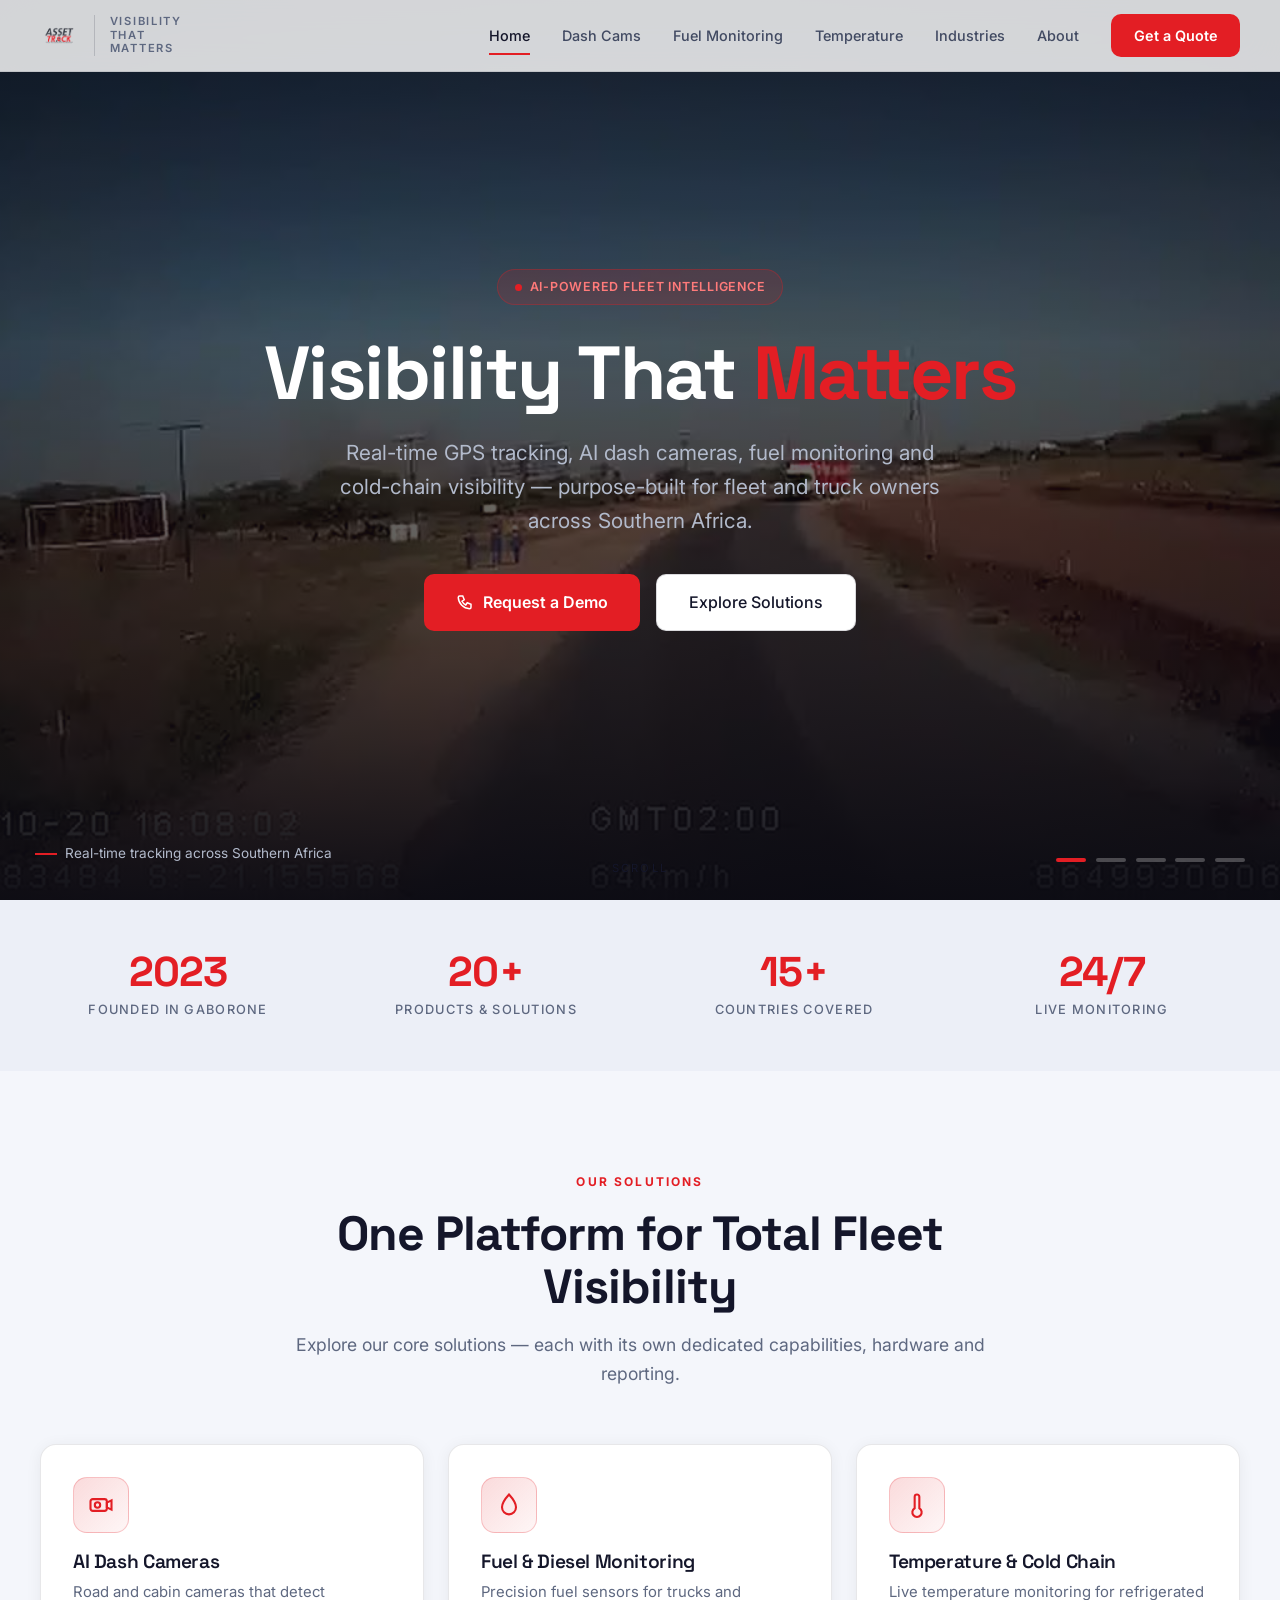
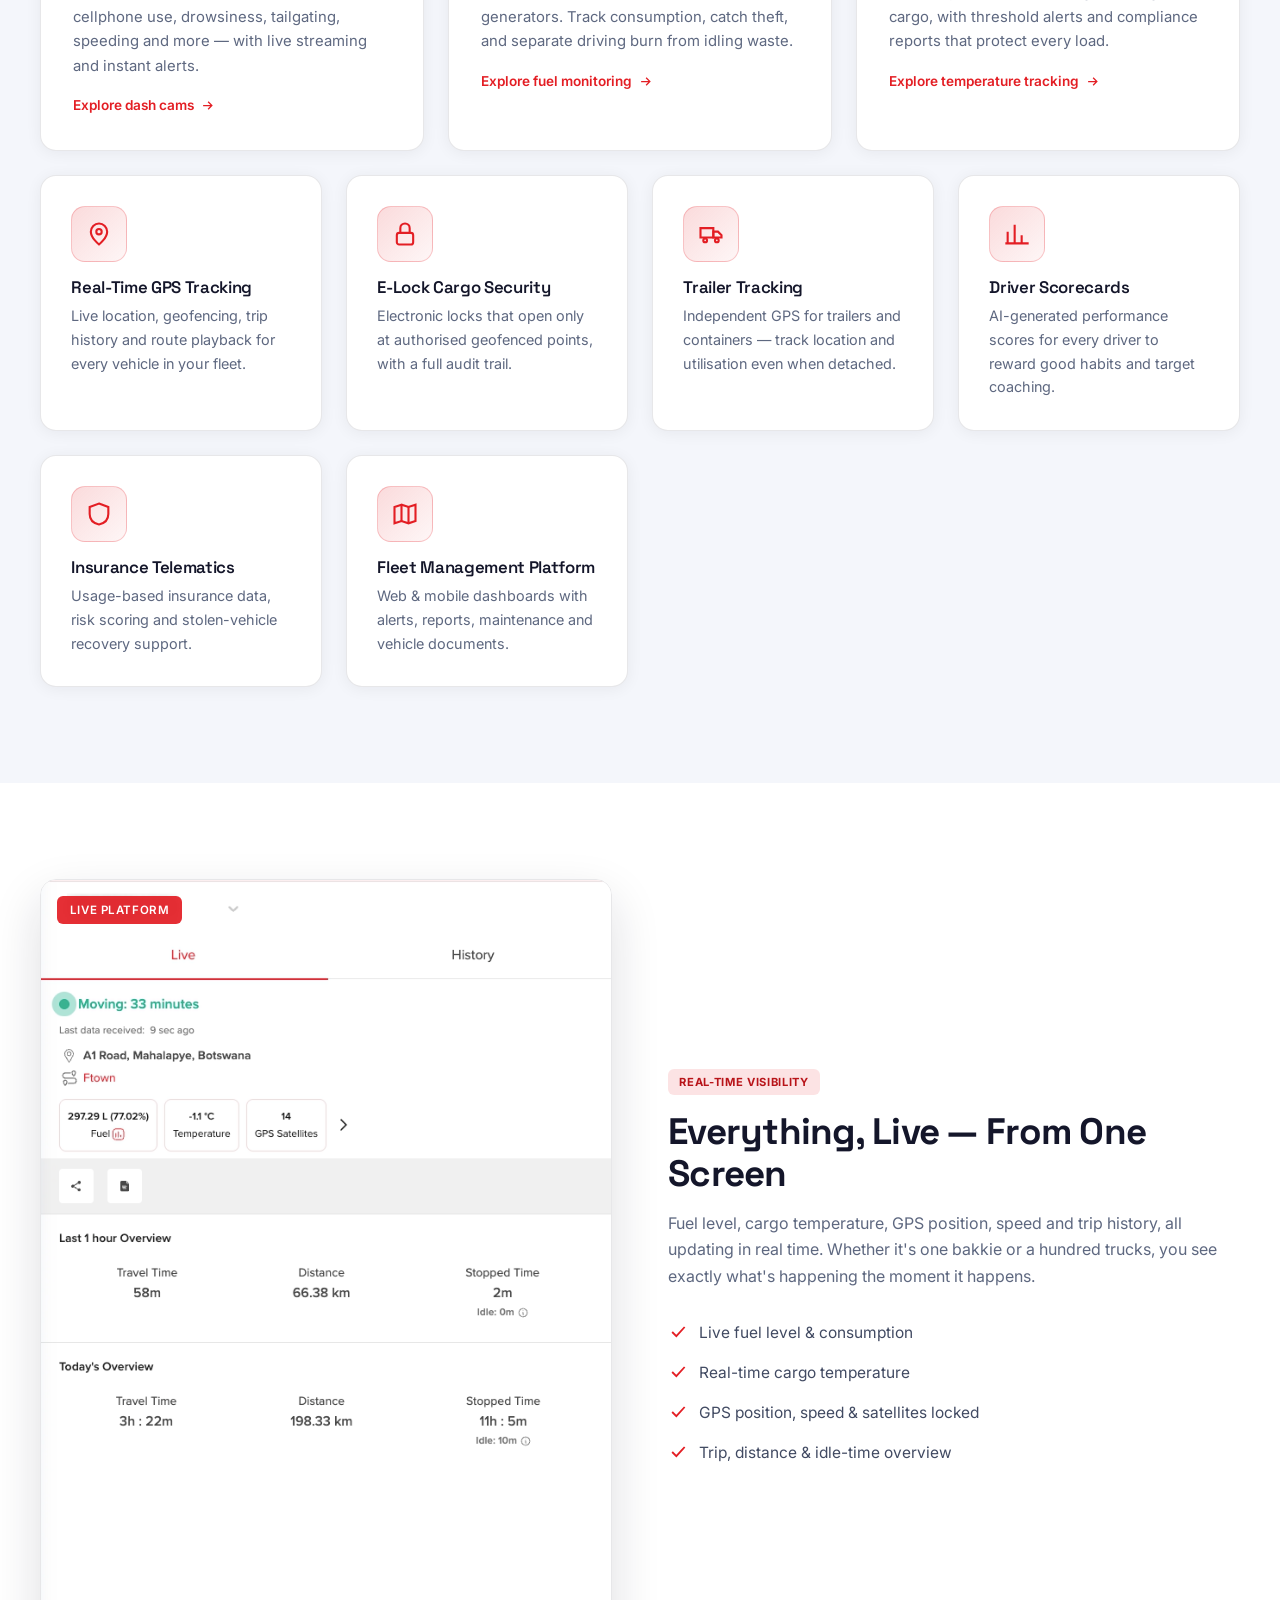
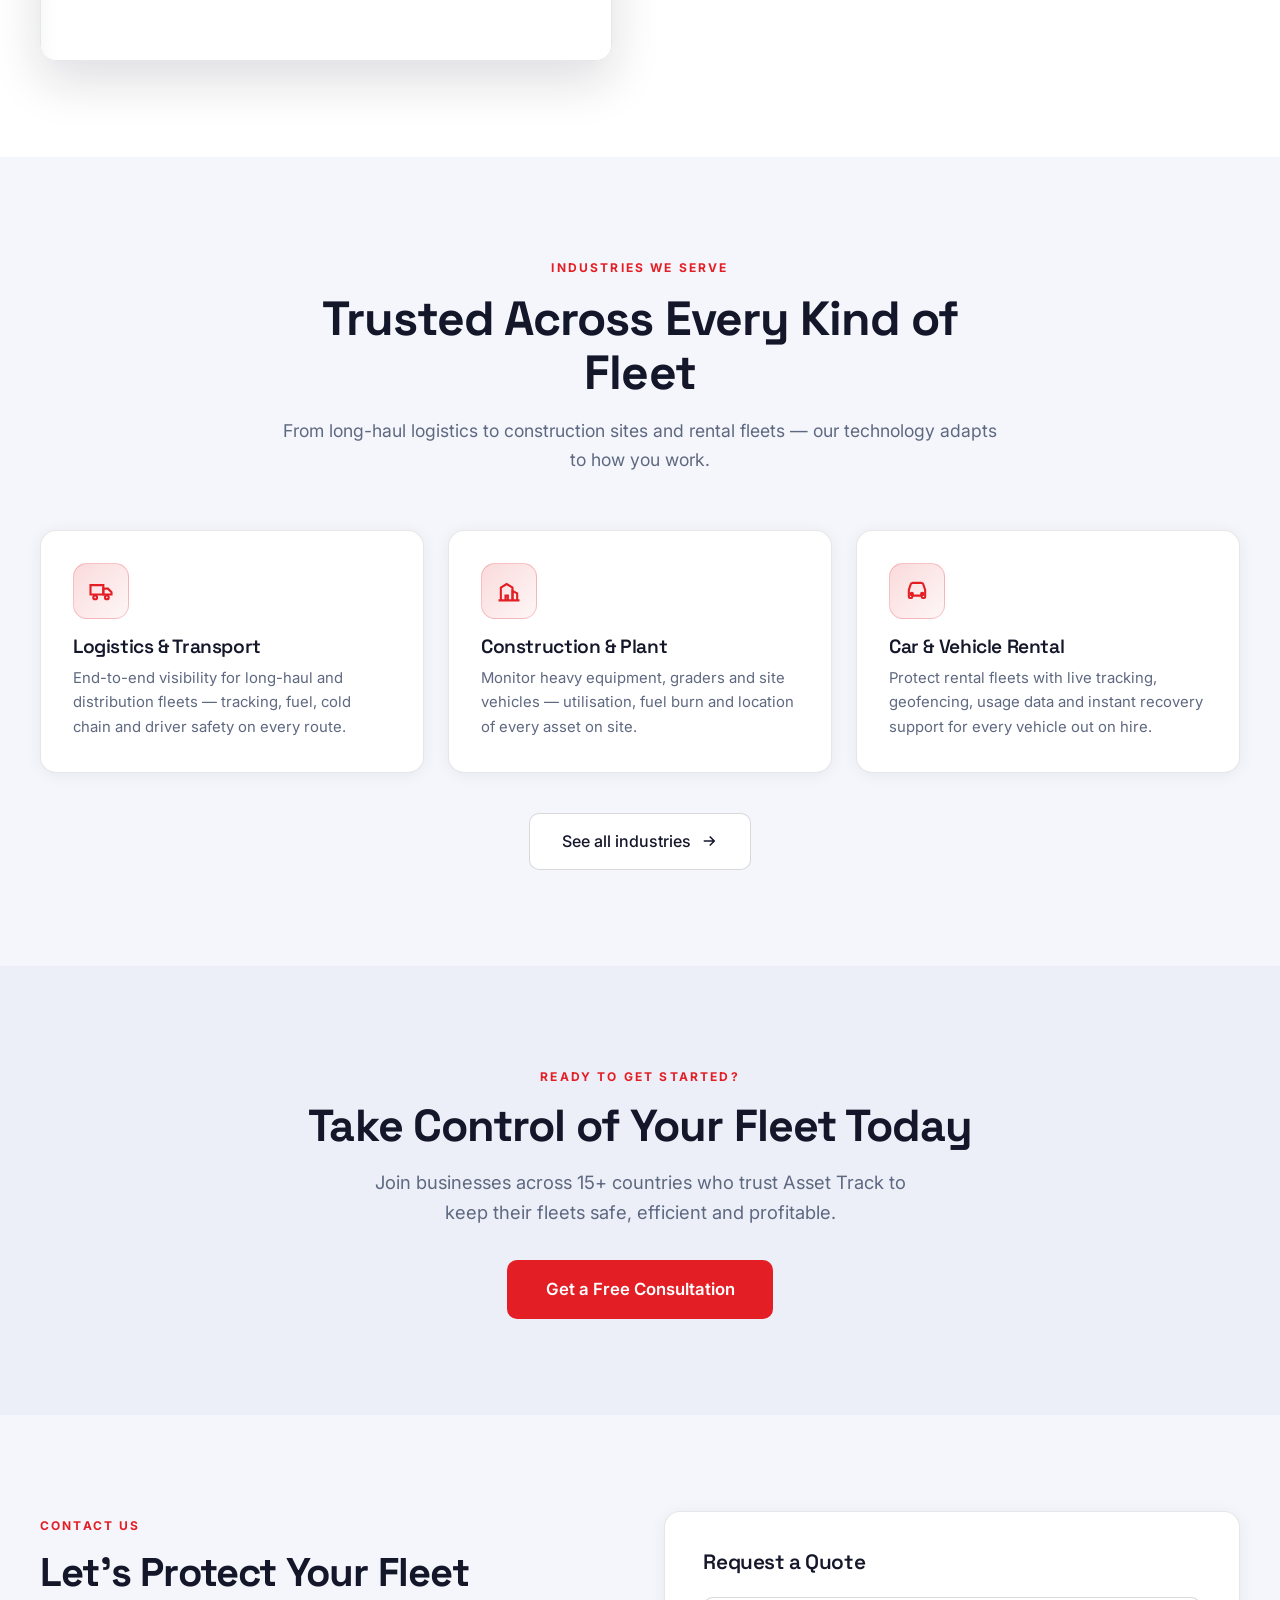
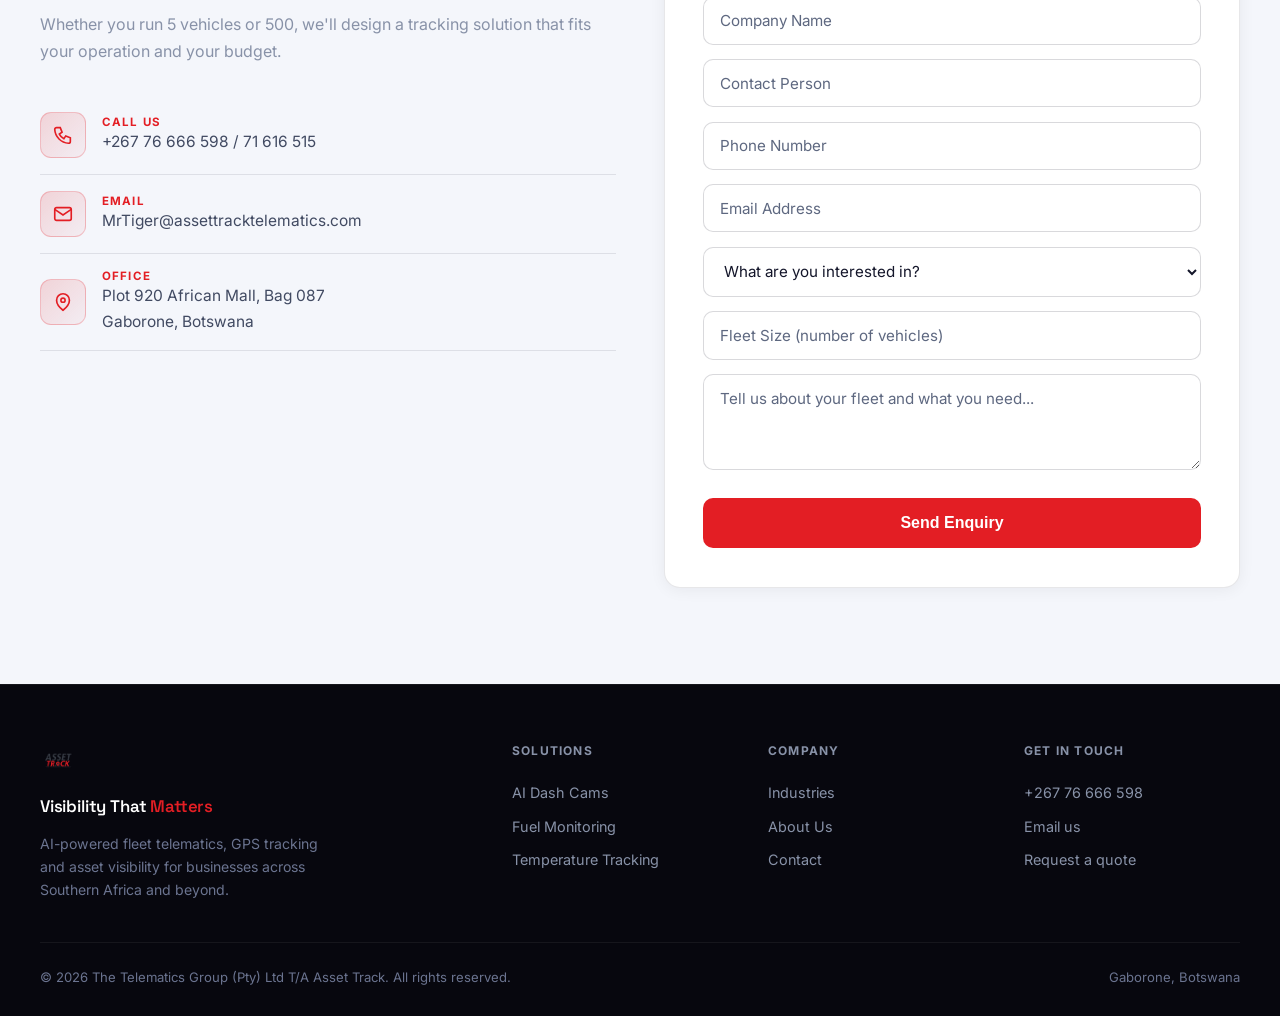
<file: index.html>
<!DOCTYPE html>
<html lang="en">
<head>
<meta charset="UTF-8">
<meta name="viewport" content="width=device-width, initial-scale=1.0">
<title>Asset Track — Fleet Telematics & GPS Tracking | Gaborone, Botswana</title>
<meta name="description" content="Asset Track delivers AI dash cameras, GPS tracking, fuel monitoring and cold-chain visibility to fleet and truck owners across Southern Africa.">
<link rel="preconnect" href="https://fonts.googleapis.com">
<link rel="preconnect" href="https://fonts.gstatic.com" crossorigin>
<link href="https://fonts.googleapis.com/css2?family=Inter:wght@300;400;500;600;700;800&family=Space+Grotesk:wght@400;500;600;700&display=swap" rel="stylesheet">
<link rel="stylesheet" href="css/style.css">
<style>
/* Homepage hero slideshow */
.hero { position: relative; min-height: 100vh; display: flex; align-items: center; justify-content: center; overflow: hidden; }
.slideshow { position: absolute; inset: 0; z-index: 0; }
.slide { position: absolute; inset: 0; opacity: 0; transition: opacity 1.2s ease; }
.slide.active { opacity: 1; }
.slide video { width: 100%; height: 100%; object-fit: cover; }
.hero-overlay { position: absolute; inset: 0; z-index: 1;
  background: linear-gradient(180deg, rgba(11,11,19,0.78) 0%, rgba(11,11,19,0.5) 38%, rgba(11,11,19,0.72) 72%, rgba(11,11,19,0.97) 100%); }
.hero-content { position: relative; z-index: 3; text-align: center; max-width: 880px; padding: 2rem; }
.hero-badge { display: inline-flex; align-items: center; gap: 0.5rem; background: rgba(227,30,36,0.15);
  border: 1px solid rgba(227,30,36,0.32); padding: 0.42rem 1.05rem; border-radius: 50px;
  font-size: 0.78rem; color: #ff7a7a; font-weight: 600; margin-bottom: 1.6rem;
  letter-spacing: 0.06em; text-transform: uppercase; }
.hero-badge::before { content: ''; width: 7px; height: 7px; background: var(--red); border-radius: 50%; animation: pulse 2s infinite; }
@keyframes pulse { 0%,100%{opacity:1;transform:scale(1)} 50%{opacity:0.4;transform:scale(0.8)} }
.hero h1 { font-size: clamp(2.6rem, 6.2vw, 4.7rem); font-weight: 700; margin-bottom: 1.3rem; color: #fff; }
.hero h1 span { color: var(--red); }
.hero-content > p { font-size: clamp(1.05rem, 2vw, 1.3rem); color: var(--grey-300); max-width: 620px; margin: 0 auto 2.2rem; }
.hero-buttons { display: flex; gap: 1rem; justify-content: center; flex-wrap: wrap; }
.slide-caps { position: absolute; left: 2.2rem; bottom: 2.2rem; z-index: 3; height: 1.5rem; }
.slide-cap { position: absolute; left: 0; bottom: 0; opacity: 0; transform: translateY(8px);
  transition: all 0.6s ease; font-size: 0.85rem; color: var(--grey-300); white-space: nowrap;
  display: flex; align-items: center; gap: 0.5rem; }
.slide-cap::before { content: ''; width: 22px; height: 2px; background: var(--red); }
.slide-cap.active { opacity: 1; transform: translateY(0); }
.slide-dots { position: absolute; right: 2.2rem; bottom: 2.4rem; z-index: 3; display: flex; gap: 0.6rem; }
.slide-dot { width: 30px; height: 4px; border-radius: 3px; background: rgba(255,255,255,0.25);
  border: none; cursor: pointer; transition: background 0.3s; padding: 0; }
.slide-dot.active { background: var(--red); }
.scroll-hint { position: absolute; left: 50%; bottom: 1.4rem; transform: translateX(-50%); z-index: 3;
  color: var(--grey-500); font-size: 0.7rem; letter-spacing: 0.2em; text-transform: uppercase; animation: bob 2.4s infinite; }
@keyframes bob { 0%,100%{transform:translateX(-50%) translateY(0)} 50%{transform:translateX(-50%) translateY(6px)} }
@media (max-width: 760px){ .slide-caps{display:none} .slide-dots{right:50%;transform:translateX(50%)} }
</style>
</head>
<body>

<!-- NAV -->
<nav id="navbar">
  <div class="nav-inner">
    <a href="index.html" class="nav-logo"><img src="images/logo.png" alt="Asset Track"></a>
    <button class="nav-toggle" onclick="toggleMenu()" aria-label="Menu">&#9776;</button>
    <div class="nav-links">
      <a href="index.html" class="nav-item">Home</a>
      <a href="dash-cams.html" class="nav-item">Dash Cams</a>
      <a href="fuel-monitoring.html" class="nav-item">Fuel Monitoring</a>
      <a href="temperature-tracking.html" class="nav-item">Temperature</a>
      <a href="industries.html" class="nav-item">Industries</a>
      <a href="about.html" class="nav-item">About</a>
      <a href="#contact" class="nav-cta">Get a Quote</a>
    </div>
  </div>
</nav>

<!-- HERO SLIDESHOW -->
<header class="hero">
  <div class="slideshow">
    <div class="slide active"><video autoplay muted loop playsinline webkit-playsinline preload="auto" poster="images/poster-1.jpg"><source src="videos/road-highway-sm.mp4" type="video/mp4"></video></div>
    <div class="slide"><video autoplay muted loop playsinline webkit-playsinline preload="auto" poster="images/poster-2.jpg"><source src="videos/construction-grader-sm.mp4" type="video/mp4"></video></div>
    <div class="slide"><video autoplay muted loop playsinline webkit-playsinline preload="auto" poster="images/poster-3.jpg"><source src="videos/highway-intersection-sm.mp4" type="video/mp4"></video></div>
    <div class="slide"><video autoplay muted loop playsinline webkit-playsinline preload="auto" poster="images/poster-4.jpg"><source src="videos/road-clip-1-sm.mp4" type="video/mp4"></video></div>
    <div class="slide"><video autoplay muted loop playsinline webkit-playsinline preload="auto" poster="images/poster-5.jpg"><source src="videos/speed-sign-violation-sm.mp4" type="video/mp4"></video></div>
  </div>
  <div class="hero-overlay"></div>
  <div class="hero-content">
    <div class="hero-badge">AI-Powered Fleet Intelligence</div>
    <h1>Visibility That <span>Matters</span></h1>
    <p>Real-time GPS tracking, AI dash cameras, fuel monitoring and cold-chain visibility — purpose-built for fleet and truck owners across Southern Africa.</p>
    <div class="hero-buttons">
      <a href="#contact" class="btn-primary">
        <svg viewBox="0 0 24 24" fill="none" stroke="currentColor" stroke-width="2"><path d="M5 4h4l2 5-3 2a11 11 0 005 5l2-3 5 2v4a2 2 0 01-2 2A16 16 0 013 6a2 2 0 012-2z"/></svg>
        Request a Demo
      </a>
      <a href="#solutions" class="btn-secondary">Explore Solutions</a>
    </div>
  </div>
  <div class="slide-caps">
    <span class="slide-cap active">Real-time tracking across Southern Africa</span>
    <span class="slide-cap">Built for construction &amp; heavy equipment</span>
    <span class="slide-cap">Live road-facing AI dash cameras</span>
    <span class="slide-cap">24/7 fleet visibility, day and night</span>
    <span class="slide-cap">AI that watches the road for you</span>
  </div>
  <div class="slide-dots">
    <button class="slide-dot active" aria-label="Slide 1"></button>
    <button class="slide-dot" aria-label="Slide 2"></button>
    <button class="slide-dot" aria-label="Slide 3"></button>
    <button class="slide-dot" aria-label="Slide 4"></button>
    <button class="slide-dot" aria-label="Slide 5"></button>
  </div>
  <div class="scroll-hint">Scroll</div>
</header>

<!-- STATS -->
<section class="section-grey" style="padding: 3.2rem 2rem;">
  <div class="container">
    <div class="stats">
      <div class="stat fade-up"><h3>2023</h3><p>Founded in Gaborone</p></div>
      <div class="stat fade-up"><h3>20+</h3><p>Products &amp; Solutions</p></div>
      <div class="stat fade-up"><h3>15+</h3><p>Countries Covered</p></div>
      <div class="stat fade-up"><h3>24/7</h3><p>Live Monitoring</p></div>
    </div>
  </div>
</section>

<!-- SOLUTIONS -->
<section id="solutions" class="section-dark">
  <div class="container">
    <div class="section-head fade-up">
      <div class="eyebrow">Our Solutions</div>
      <h2>One Platform for Total Fleet Visibility</h2>
      <p>Explore our core solutions — each with its own dedicated capabilities, hardware and reporting.</p>
    </div>
    <div class="grid grid-3">
      <a href="dash-cams.html" class="card card-link fade-up">
        <div class="icon-circle"><svg viewBox="0 0 24 24" fill="none" stroke="currentColor"><rect x="3" y="7" width="14" height="10" rx="2"/><path d="M17 10l4-2v8l-4-2z"/><circle cx="9" cy="12" r="2.3"/></svg></div>
        <h3>AI Dash Cameras</h3>
        <p>Road and cabin cameras that detect cellphone use, drowsiness, tailgating, speeding and more — with live streaming and instant alerts.</p>
        <span class="card-more">Explore dash cams <svg width="15" height="15" viewBox="0 0 24 24" fill="none" stroke="currentColor" stroke-width="2"><path d="M5 12h14M13 6l6 6-6 6"/></svg></span>
      </a>
      <a href="fuel-monitoring.html" class="card card-link fade-up">
        <div class="icon-circle"><svg viewBox="0 0 24 24" fill="none" stroke="currentColor"><path d="M12 3s6 6.5 6 11a6 6 0 01-12 0c0-4.5 6-11 6-11z"/></svg></div>
        <h3>Fuel &amp; Diesel Monitoring</h3>
        <p>Precision fuel sensors for trucks and generators. Track consumption, catch theft, and separate driving burn from idling waste.</p>
        <span class="card-more">Explore fuel monitoring <svg width="15" height="15" viewBox="0 0 24 24" fill="none" stroke="currentColor" stroke-width="2"><path d="M5 12h14M13 6l6 6-6 6"/></svg></span>
      </a>
      <a href="temperature-tracking.html" class="card card-link fade-up">
        <div class="icon-circle"><svg viewBox="0 0 24 24" fill="none" stroke="currentColor"><path d="M14 14.76V5a2 2 0 10-4 0v9.76a4 4 0 104 0z"/></svg></div>
        <h3>Temperature &amp; Cold Chain</h3>
        <p>Live temperature monitoring for refrigerated cargo, with threshold alerts and compliance reports that protect every load.</p>
        <span class="card-more">Explore temperature tracking <svg width="15" height="15" viewBox="0 0 24 24" fill="none" stroke="currentColor" stroke-width="2"><path d="M5 12h14M13 6l6 6-6 6"/></svg></span>
      </a>
    </div>

    <!-- Secondary solution tiles -->
    <div class="grid grid-auto fade-up" style="margin-top: 1.5rem;">
      <div class="feat">
        <div class="icon-circle"><svg viewBox="0 0 24 24" fill="none" stroke="currentColor"><path d="M12 21s-7-5.6-7-11a7 7 0 0114 0c0 5.4-7 11-7 11z"/><circle cx="12" cy="10" r="2.3"/></svg></div>
        <h4>Real-Time GPS Tracking</h4><p>Live location, geofencing, trip history and route playback for every vehicle in your fleet.</p>
      </div>
      <div class="feat">
        <div class="icon-circle"><svg viewBox="0 0 24 24" fill="none" stroke="currentColor"><rect x="5" y="11" width="14" height="10" rx="2"/><path d="M8 11V7a4 4 0 118 0v4"/></svg></div>
        <h4>E-Lock Cargo Security</h4><p>Electronic locks that open only at authorised geofenced points, with a full audit trail.</p>
      </div>
      <div class="feat">
        <div class="icon-circle"><svg viewBox="0 0 24 24" fill="none" stroke="currentColor"><path d="M3 7h11v8H3z"/><path d="M14 10h4l3 3v2h-7z"/><circle cx="7" cy="17.5" r="1.6"/><circle cx="17" cy="17.5" r="1.6"/></svg></div>
        <h4>Trailer Tracking</h4><p>Independent GPS for trailers and containers — track location and utilisation even when detached.</p>
      </div>
      <div class="feat">
        <div class="icon-circle"><svg viewBox="0 0 24 24" fill="none" stroke="currentColor"><path d="M4 20V10M10 20V4M16 20v-7M2 20h20"/></svg></div>
        <h4>Driver Scorecards</h4><p>AI-generated performance scores for every driver to reward good habits and target coaching.</p>
      </div>
      <div class="feat">
        <div class="icon-circle"><svg viewBox="0 0 24 24" fill="none" stroke="currentColor"><path d="M12 3l8 3v6c0 5-3.5 8-8 9-4.5-1-8-4-8-9V6z"/></svg></div>
        <h4>Insurance Telematics</h4><p>Usage-based insurance data, risk scoring and stolen-vehicle recovery support.</p>
      </div>
      <div class="feat">
        <div class="icon-circle"><svg viewBox="0 0 24 24" fill="none" stroke="currentColor"><path d="M9 4L3 6v14l6-2 6 2 6-2V4l-6 2-6-2z"/><path d="M9 4v14M15 6v14"/></svg></div>
        <h4>Fleet Management Platform</h4><p>Web &amp; mobile dashboards with alerts, reports, maintenance and vehicle documents.</p>
      </div>
    </div>
  </div>
</section>

<!-- WHY / LIVE PLATFORM -->
<section class="section-darker">
  <div class="container">
    <div class="split fade-up">
      <div class="split-media">
        <img src="images/live-temp-tracking.png" alt="Live tracking dashboard showing fuel, temperature and location" style="background:#fff;">
        <div class="media-tag">Live Platform</div>
      </div>
      <div class="split-body">
        <span class="pill">Real-Time Visibility</span>
        <h2>Everything, Live — From One Screen</h2>
        <p>Fuel level, cargo temperature, GPS position, speed and trip history, all updating in real time. Whether it's one bakkie or a hundred trucks, you see exactly what's happening the moment it happens.</p>
        <ul class="ticklist">
          <li><svg viewBox="0 0 24 24"><path d="M5 12l5 5L20 6"/></svg>Live fuel level &amp; consumption</li>
          <li><svg viewBox="0 0 24 24"><path d="M5 12l5 5L20 6"/></svg>Real-time cargo temperature</li>
          <li><svg viewBox="0 0 24 24"><path d="M5 12l5 5L20 6"/></svg>GPS position, speed &amp; satellites locked</li>
          <li><svg viewBox="0 0 24 24"><path d="M5 12l5 5L20 6"/></svg>Trip, distance &amp; idle-time overview</li>
        </ul>
      </div>
    </div>
  </div>
</section>

<!-- INDUSTRIES TEASER -->
<section class="section-dark">
  <div class="container">
    <div class="section-head fade-up">
      <div class="eyebrow">Industries We Serve</div>
      <h2>Trusted Across Every Kind of Fleet</h2>
      <p>From long-haul logistics to construction sites and rental fleets — our technology adapts to how you work.</p>
    </div>
    <div class="grid grid-3">
      <div class="card fade-up">
        <div class="icon-circle"><svg viewBox="0 0 24 24" fill="none" stroke="currentColor"><path d="M3 7h11v8H3z"/><path d="M14 10h4l3 3v2h-7z"/><circle cx="7" cy="17.5" r="1.6"/><circle cx="17" cy="17.5" r="1.6"/></svg></div>
        <h3>Logistics &amp; Transport</h3>
        <p>End-to-end visibility for long-haul and distribution fleets — tracking, fuel, cold chain and driver safety on every route.</p>
      </div>
      <div class="card fade-up">
        <div class="icon-circle"><svg viewBox="0 0 24 24" fill="none" stroke="currentColor"><path d="M3 20h18M5 20V9l5-3 5 3v11M9 20v-4h2v4"/><path d="M15 20V12l4 2v6"/></svg></div>
        <h3>Construction &amp; Plant</h3>
        <p>Monitor heavy equipment, graders and site vehicles — utilisation, fuel burn and location of every asset on site.</p>
      </div>
      <div class="card fade-up">
        <div class="icon-circle"><svg viewBox="0 0 24 24" fill="none" stroke="currentColor"><path d="M5 11l1.5-4.5A2 2 0 018.4 5h7.2a2 2 0 011.9 1.5L19 11v6a1 1 0 01-1 1h-1a1 1 0 01-1-1v-1H8v1a1 1 0 01-1 1H6a1 1 0 01-1-1z"/><circle cx="7.5" cy="14.5" r="1"/><circle cx="16.5" cy="14.5" r="1"/></svg></div>
        <h3>Car &amp; Vehicle Rental</h3>
        <p>Protect rental fleets with live tracking, geofencing, usage data and instant recovery support for every vehicle out on hire.</p>
      </div>
    </div>
    <div style="text-align:center; margin-top: 2.5rem;" class="fade-up">
      <a href="industries.html" class="btn-secondary">See all industries
        <svg viewBox="0 0 24 24" fill="none" stroke="currentColor" stroke-width="2"><path d="M5 12h14M13 6l6 6-6 6"/></svg></a>
    </div>
  </div>
</section>

<!-- CTA BANNER -->
<section class="section-grey">
  <div class="container cta-banner fade-up">
    <div class="eyebrow">Ready to get started?</div>
    <h2>Take Control of Your Fleet Today</h2>
    <p>Join businesses across 15+ countries who trust Asset Track to keep their fleets safe, efficient and profitable.</p>
    <a href="#contact" class="btn-primary" style="font-size:1.05rem; padding:1rem 2.4rem;">Get a Free Consultation</a>
  </div>
</section>

<!-- CONTACT -->
<section id="contact" class="section-dark">
  <div class="container">
    <div class="contact-grid">
      <div class="fade-up">
        <div class="eyebrow">Contact Us</div>
        <h2 style="font-size:clamp(1.8rem,3.5vw,2.5rem); font-weight:700; margin-bottom:1rem;">Let's Protect Your Fleet</h2>
        <p style="color:var(--grey-400); margin-bottom:2rem;">Whether you run 5 vehicles or 500, we'll design a tracking solution that fits your operation and your budget.</p>
        <div class="contact-item">
          <div class="icon-circle"><svg viewBox="0 0 24 24" fill="none" stroke="currentColor"><path d="M5 4h4l2 5-3 2a11 11 0 005 5l2-3 5 2v4a2 2 0 01-2 2A16 16 0 013 6a2 2 0 012-2z"/></svg></div>
          <div><h4>Call Us</h4><p>+267 76 666 598 / 71 616 515</p></div>
        </div>
        <div class="contact-item">
          <div class="icon-circle"><svg viewBox="0 0 24 24" fill="none" stroke="currentColor"><rect x="3" y="5" width="18" height="14" rx="2"/><path d="M3 7l9 6 9-6"/></svg></div>
          <div><h4>Email</h4><p>MrTiger@assettracktelematics.com</p></div>
        </div>
        <div class="contact-item">
          <div class="icon-circle"><svg viewBox="0 0 24 24" fill="none" stroke="currentColor"><path d="M12 21s-7-5.6-7-11a7 7 0 0114 0c0 5.4-7 11-7 11z"/><circle cx="12" cy="10" r="2.3"/></svg></div>
          <div><h4>Office</h4><p>Plot 920 African Mall, Bag 087<br>Gaborone, Botswana</p></div>
        </div>
      </div>
      <div class="form-card fade-up">
        <h3>Request a Quote</h3>
        <form data-contact>
          <div class="fg"><input type="text" name="company" placeholder="Company Name" required></div>
          <div class="fg"><input type="text" name="name" placeholder="Contact Person" required></div>
          <div class="fg"><input type="tel" name="phone" placeholder="Phone Number" required></div>
          <div class="fg"><input type="email" name="email" placeholder="Email Address" required></div>
          <div class="fg"><select name="interest">
            <option value="">What are you interested in?</option>
            <option>GPS Vehicle Tracking</option>
            <option>AI Dash Cameras</option>
            <option>Fuel / Diesel Monitoring</option>
            <option>Temperature / Cold Chain</option>
            <option>E-Lock Cargo Security</option>
            <option>Trailer Tracking</option>
            <option>Full Fleet Solution</option>
          </select></div>
          <div class="fg"><input type="number" name="fleet" placeholder="Fleet Size (number of vehicles)" min="1"></div>
          <div class="fg"><textarea name="message" placeholder="Tell us about your fleet and what you need..."></textarea></div>
          <button type="submit" class="form-submit">Send Enquiry</button>
        </form>
      </div>
    </div>
  </div>
</section>

<!-- FOOTER -->
<footer>
  <div class="footer-grid">
    <div class="footer-brand">
      <img src="images/logo.png" alt="Asset Track">
      <p>AI-powered fleet telematics, GPS tracking and asset visibility for businesses across Southern Africa and beyond.</p>
    </div>
    <div class="footer-col"><h5>Solutions</h5>
      <a href="dash-cams.html">AI Dash Cams</a>
      <a href="fuel-monitoring.html">Fuel Monitoring</a>
      <a href="temperature-tracking.html">Temperature Tracking</a>
    </div>
    <div class="footer-col"><h5>Company</h5>
      <a href="industries.html">Industries</a>
      <a href="about.html">About Us</a>
      <a href="#contact">Contact</a>
    </div>
    <div class="footer-col"><h5>Get in touch</h5>
      <a href="tel:+26776666598">+267 76 666 598</a>
      <a href="mailto:MrTiger@assettracktelematics.com">Email us</a>
      <a href="#contact">Request a quote</a>
    </div>
  </div>
  <div class="footer-bottom">
    <span>&copy; 2026 The Telematics Group (Pty) Ltd T/A Asset Track. All rights reserved.</span>
    <span>Gaborone, Botswana</span>
  </div>
</footer>

<script src="js/main.js"></script>
</body>
</html>
</file>
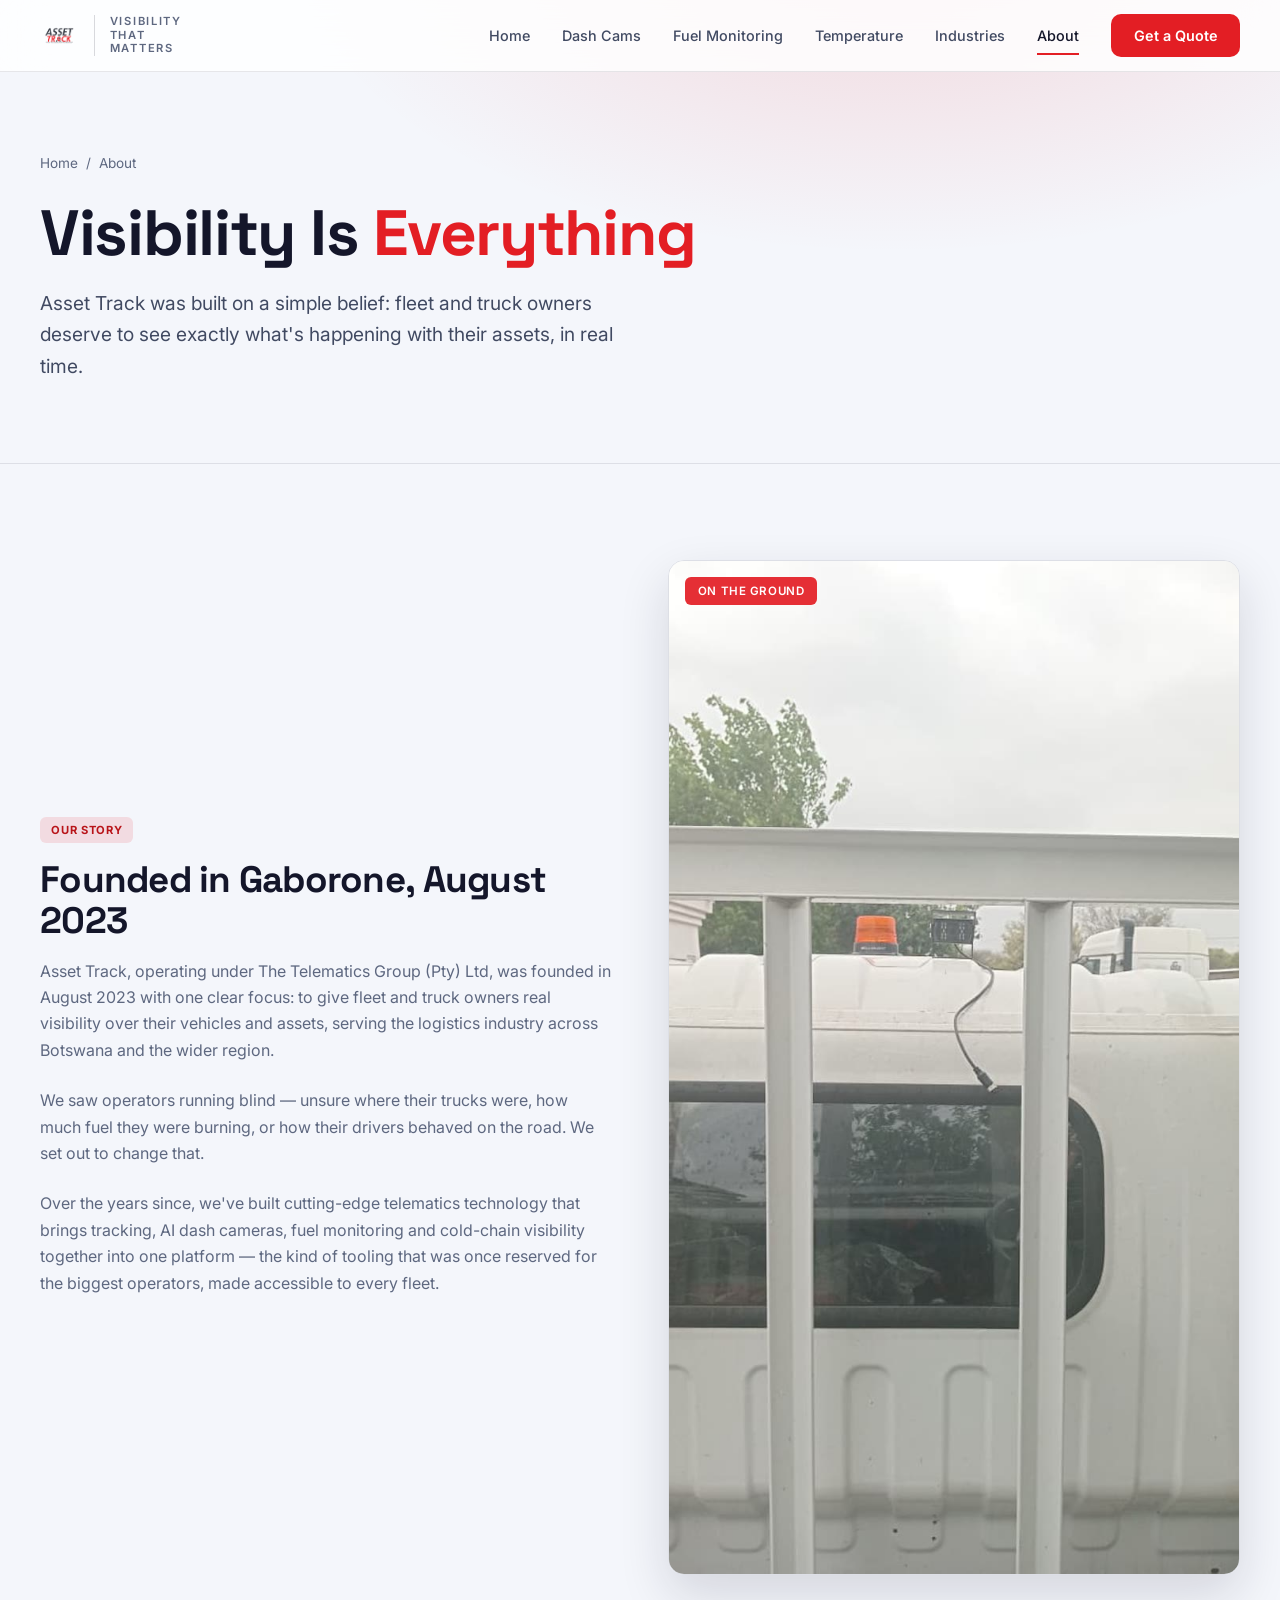
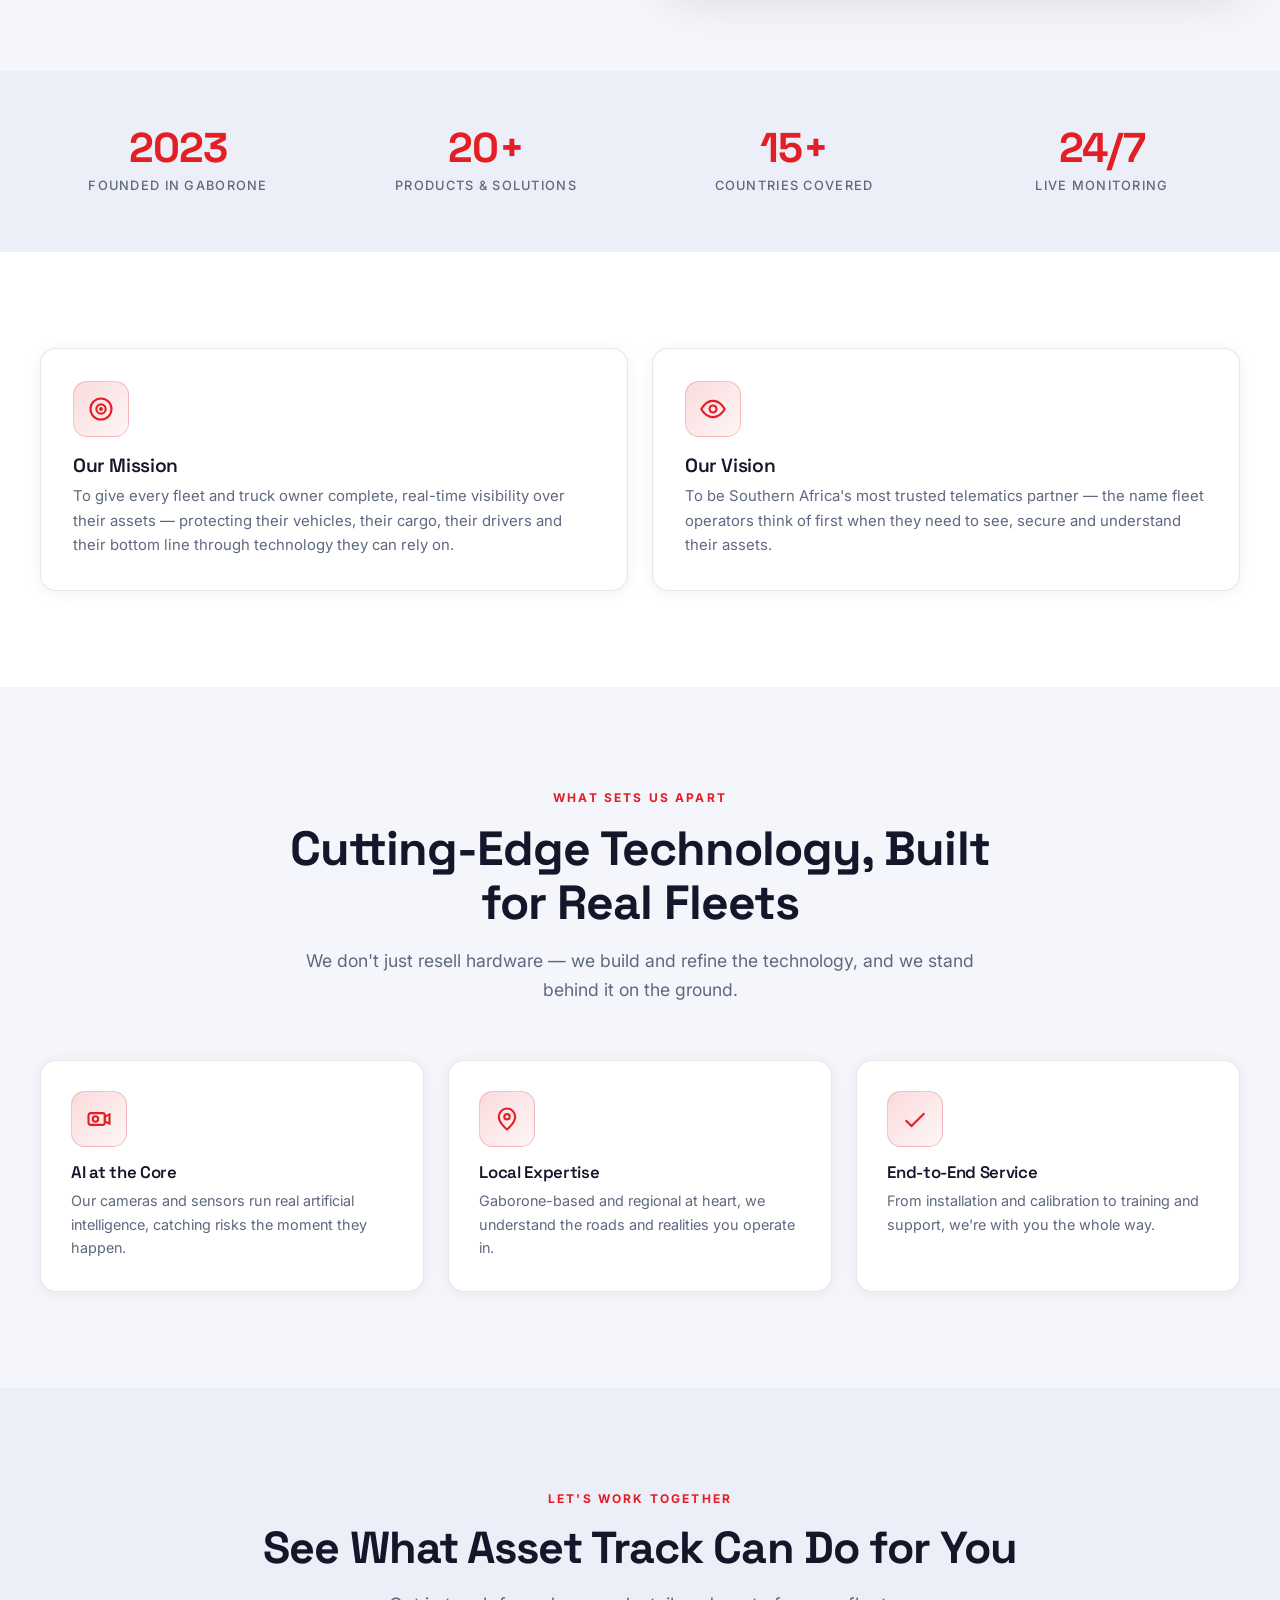
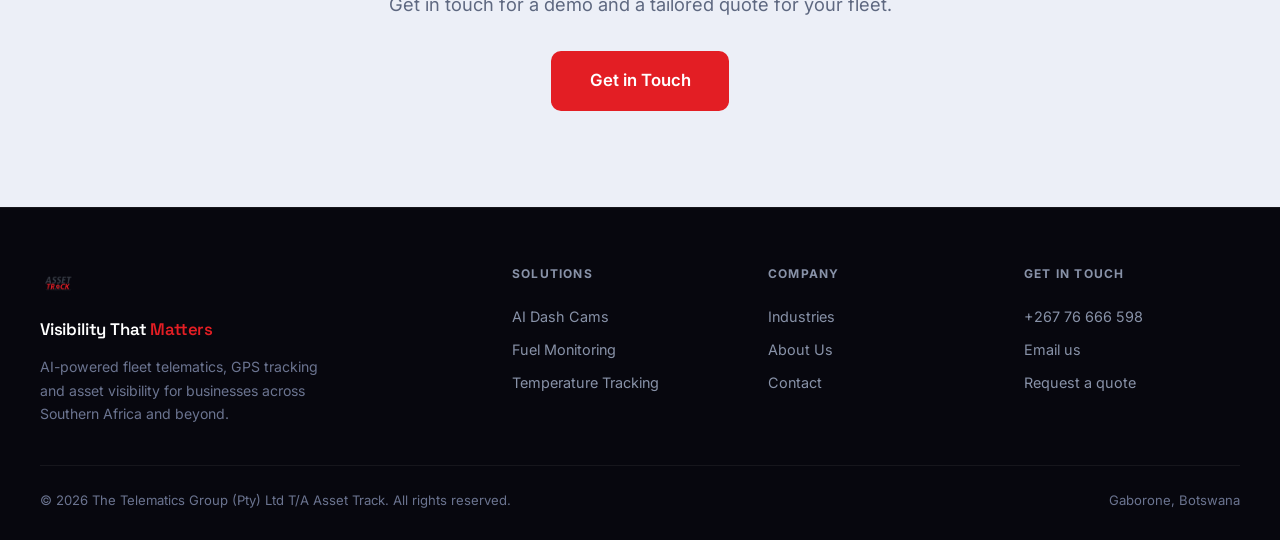
<file: about.html>
<!DOCTYPE html>
<html lang="en">
<head>
<meta charset="UTF-8">
<meta name="viewport" content="width=device-width, initial-scale=1.0">
<title>About Us — Asset Track</title>
<meta name="description" content="Founded in Gaborone in August 2023, Asset Track gives fleet and truck owners real visibility through cutting-edge telematics technology.">
<link rel="preconnect" href="https://fonts.googleapis.com">
<link rel="preconnect" href="https://fonts.gstatic.com" crossorigin>
<link href="https://fonts.googleapis.com/css2?family=Inter:wght@300;400;500;600;700;800&family=Space+Grotesk:wght@400;500;600;700&display=swap" rel="stylesheet">
<link rel="stylesheet" href="css/style.css">
</head>
<body>

<nav id="navbar">
  <div class="nav-inner">
    <a href="index.html" class="nav-logo"><img src="images/logo.png" alt="Asset Track"></a>
    <button class="nav-toggle" onclick="toggleMenu()" aria-label="Menu">&#9776;</button>
    <div class="nav-links">
      <a href="index.html" class="nav-item">Home</a>
      <a href="dash-cams.html" class="nav-item">Dash Cams</a>
      <a href="fuel-monitoring.html" class="nav-item">Fuel Monitoring</a>
      <a href="temperature-tracking.html" class="nav-item">Temperature</a>
      <a href="industries.html" class="nav-item">Industries</a>
      <a href="about.html" class="nav-item">About</a>
      <a href="index.html#contact" class="nav-cta">Get a Quote</a>
    </div>
  </div>
</nav>

<!-- PAGE HERO -->
<section class="page-hero">
  <video class="page-hero-bg" autoplay muted loop playsinline><source src="videos/road-highway.mp4" type="video/mp4"></video>
  <div class="page-hero-inner">
    <div class="breadcrumb"><a href="index.html">Home</a> &nbsp;/&nbsp; About</div>
    <h1>Visibility Is <span>Everything</span></h1>
    <p>Asset Track was built on a simple belief: fleet and truck owners deserve to see exactly what's happening with their assets, in real time.</p>
  </div>
</section>

<!-- STORY -->
<section class="section-dark">
  <div class="container">
    <div class="split fade-up">
      <div class="split-body">
        <span class="pill">Our Story</span>
        <h2>Founded in Gaborone, August 2023</h2>
        <p>Asset Track, operating under The Telematics Group (Pty) Ltd, was founded in August 2023 with one clear focus: to give fleet and truck owners real visibility over their vehicles and assets, serving the logistics industry across Botswana and the wider region.</p>
        <p>We saw operators running blind — unsure where their trucks were, how much fuel they were burning, or how their drivers behaved on the road. We set out to change that.</p>
        <p>Over the years since, we've built cutting-edge telematics technology that brings tracking, AI dash cameras, fuel monitoring and cold-chain visibility together into one platform — the kind of tooling that was once reserved for the biggest operators, made accessible to every fleet.</p>
      </div>
      <div class="split-media"><img src="images/install-camera.jpg" alt="Asset Track hardware installed on a vehicle"><div class="media-tag">On the Ground</div></div>
    </div>
  </div>
</section>

<!-- STATS -->
<section class="section-grey" style="padding: 3.5rem 2rem;">
  <div class="container">
    <div class="stats">
      <div class="stat fade-up"><h3>2023</h3><p>Founded in Gaborone</p></div>
      <div class="stat fade-up"><h3>20+</h3><p>Products &amp; Solutions</p></div>
      <div class="stat fade-up"><h3>15+</h3><p>Countries Covered</p></div>
      <div class="stat fade-up"><h3>24/7</h3><p>Live Monitoring</p></div>
    </div>
  </div>
</section>

<!-- MISSION / VISION -->
<section class="section-darker">
  <div class="container">
    <div class="grid grid-2">
      <div class="card fade-up">
        <div class="icon-circle"><svg viewBox="0 0 24 24" fill="none" stroke="currentColor"><circle cx="12" cy="12" r="9"/><circle cx="12" cy="12" r="4"/><circle cx="12" cy="12" r="0.8"/></svg></div>
        <h3>Our Mission</h3>
        <p>To give every fleet and truck owner complete, real-time visibility over their assets — protecting their vehicles, their cargo, their drivers and their bottom line through technology they can rely on.</p>
      </div>
      <div class="card fade-up">
        <div class="icon-circle"><svg viewBox="0 0 24 24" fill="none" stroke="currentColor"><path d="M2 12s3.5-7 10-7 10 7 10 7-3.5 7-10 7-10-7-10-7z"/><circle cx="12" cy="12" r="3"/></svg></div>
        <h3>Our Vision</h3>
        <p>To be Southern Africa's most trusted telematics partner — the name fleet operators think of first when they need to see, secure and understand their assets.</p>
      </div>
    </div>
  </div>
</section>

<!-- VALUES -->
<section class="section-dark">
  <div class="container">
    <div class="section-head fade-up">
      <div class="eyebrow">What Sets Us Apart</div>
      <h2>Cutting-Edge Technology, Built for Real Fleets</h2>
      <p>We don't just resell hardware — we build and refine the technology, and we stand behind it on the ground.</p>
    </div>
    <div class="grid grid-3">
      <div class="feat fade-up">
        <div class="icon-circle"><svg viewBox="0 0 24 24" fill="none" stroke="currentColor"><rect x="3" y="7" width="14" height="10" rx="2"/><path d="M17 10l4-2v8l-4-2z"/><circle cx="9" cy="12" r="2.3"/></svg></div>
        <h4>AI at the Core</h4><p>Our cameras and sensors run real artificial intelligence, catching risks the moment they happen.</p>
      </div>
      <div class="feat fade-up">
        <div class="icon-circle"><svg viewBox="0 0 24 24" fill="none" stroke="currentColor"><path d="M12 21s-7-5.6-7-11a7 7 0 0114 0c0 5.4-7 11-7 11z"/><circle cx="12" cy="10" r="2.3"/></svg></div>
        <h4>Local Expertise</h4><p>Gaborone-based and regional at heart, we understand the roads and realities you operate in.</p>
      </div>
      <div class="feat fade-up">
        <div class="icon-circle"><svg viewBox="0 0 24 24" fill="none" stroke="currentColor"><path d="M20 7L9 18l-5-5"/></svg></div>
        <h4>End-to-End Service</h4><p>From installation and calibration to training and support, we're with you the whole way.</p>
      </div>
    </div>
  </div>
</section>

<!-- CTA -->
<section class="section-grey">
  <div class="container cta-banner fade-up">
    <div class="eyebrow">Let's work together</div>
    <h2>See What Asset Track Can Do for You</h2>
    <p>Get in touch for a demo and a tailored quote for your fleet.</p>
    <a href="index.html#contact" class="btn-primary" style="font-size:1.05rem; padding:1rem 2.4rem;">Get in Touch</a>
  </div>
</section>

<footer>
  <div class="footer-grid">
    <div class="footer-brand">
      <img src="images/logo.png" alt="Asset Track">
      <p>AI-powered fleet telematics, GPS tracking and asset visibility for businesses across Southern Africa and beyond.</p>
    </div>
    <div class="footer-col"><h5>Solutions</h5>
      <a href="dash-cams.html">AI Dash Cams</a>
      <a href="fuel-monitoring.html">Fuel Monitoring</a>
      <a href="temperature-tracking.html">Temperature Tracking</a>
    </div>
    <div class="footer-col"><h5>Company</h5>
      <a href="industries.html">Industries</a>
      <a href="about.html">About Us</a>
      <a href="index.html#contact">Contact</a>
    </div>
    <div class="footer-col"><h5>Get in touch</h5>
      <a href="tel:+26776666598">+267 76 666 598</a>
      <a href="mailto:MrTiger@assettracktelematics.com">Email us</a>
      <a href="index.html#contact">Request a quote</a>
    </div>
  </div>
  <div class="footer-bottom">
    <span>&copy; 2026 The Telematics Group (Pty) Ltd T/A Asset Track. All rights reserved.</span>
    <span>Gaborone, Botswana</span>
  </div>
</footer>

<script src="js/main.js"></script>
</body>
</html>
</file>
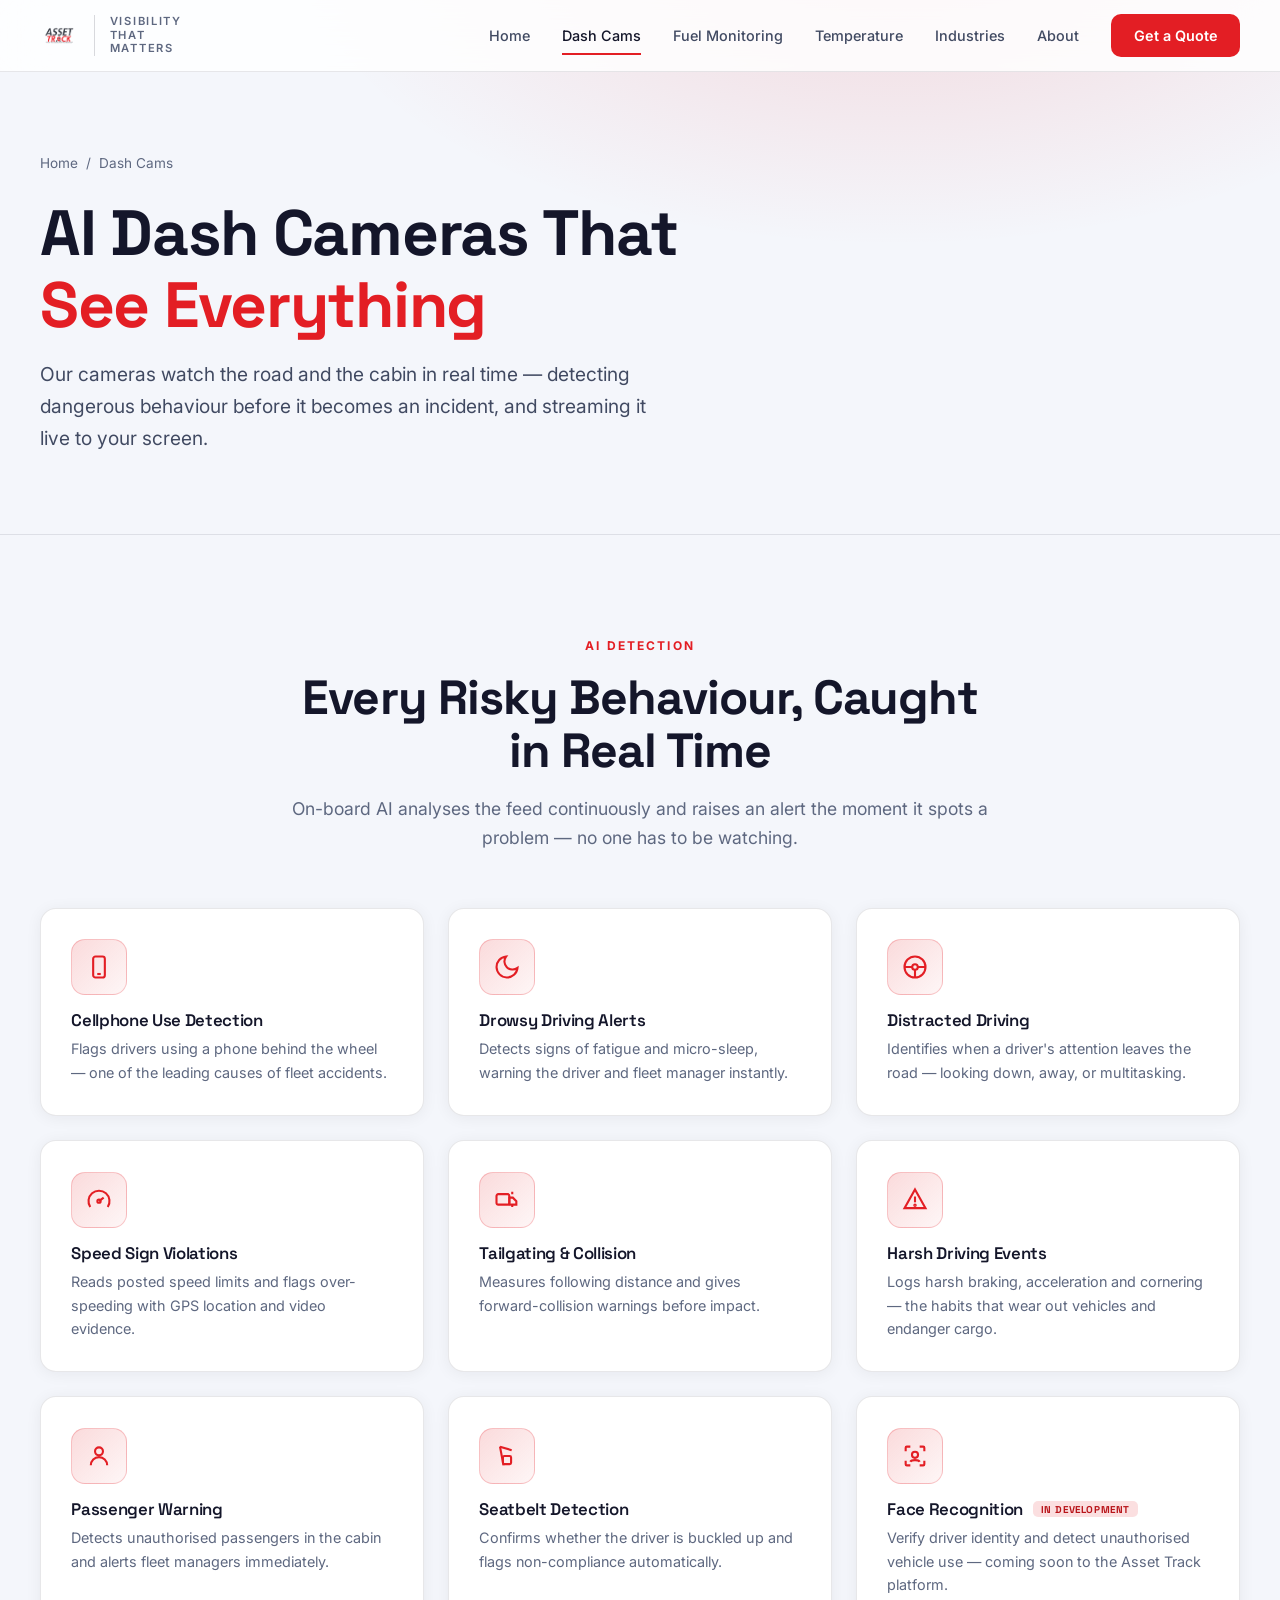
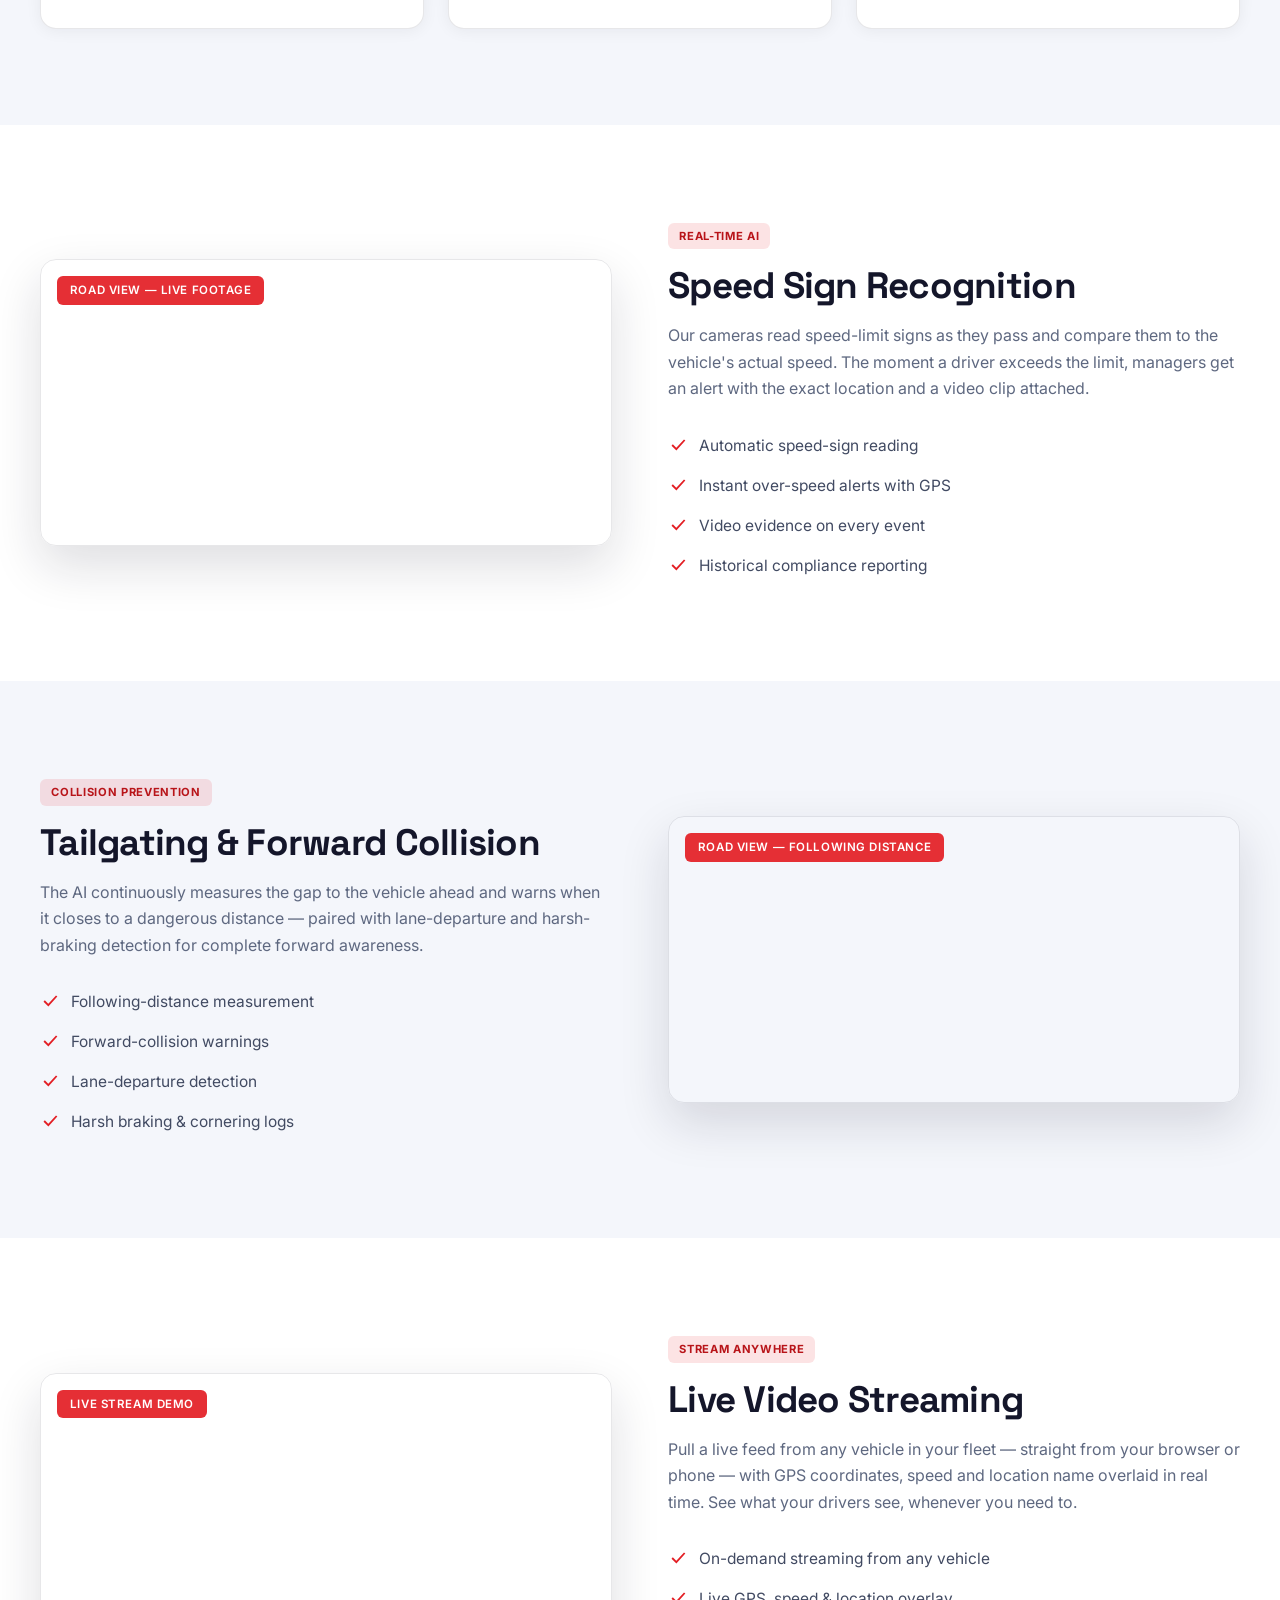
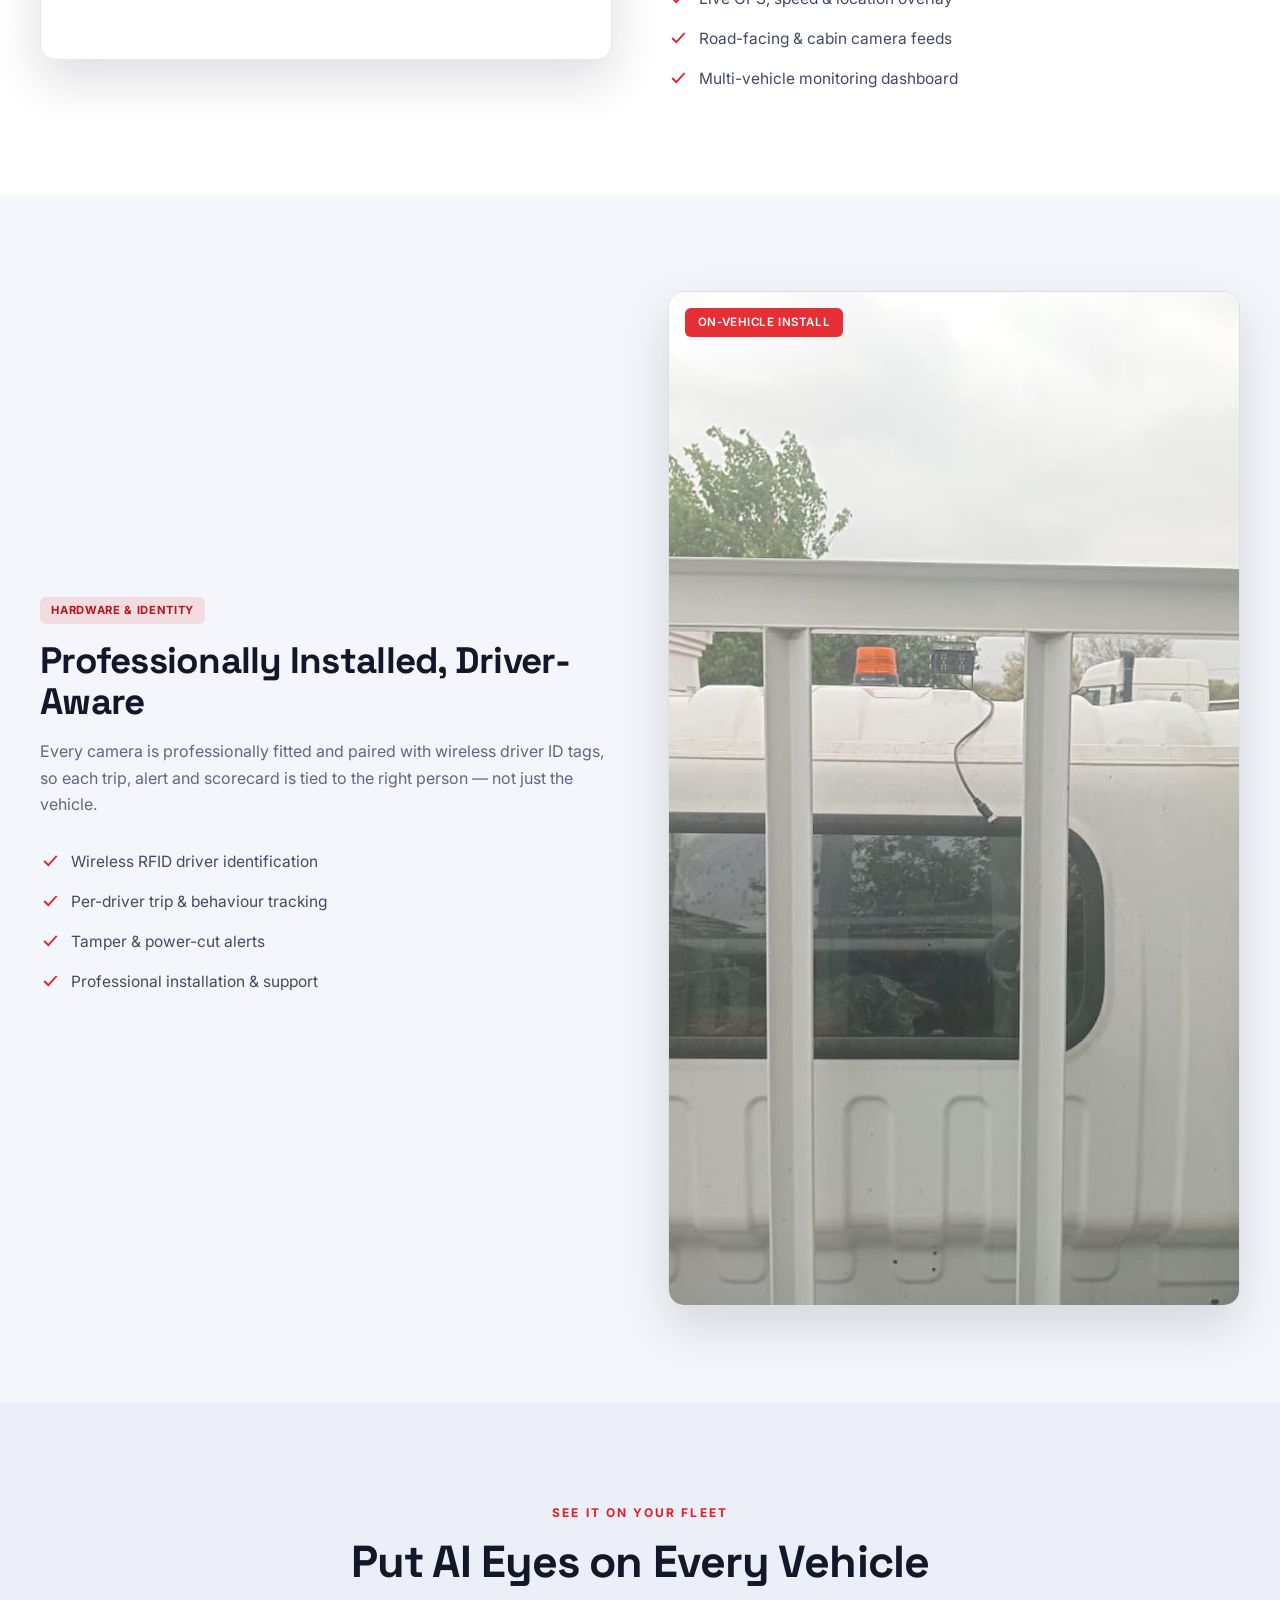
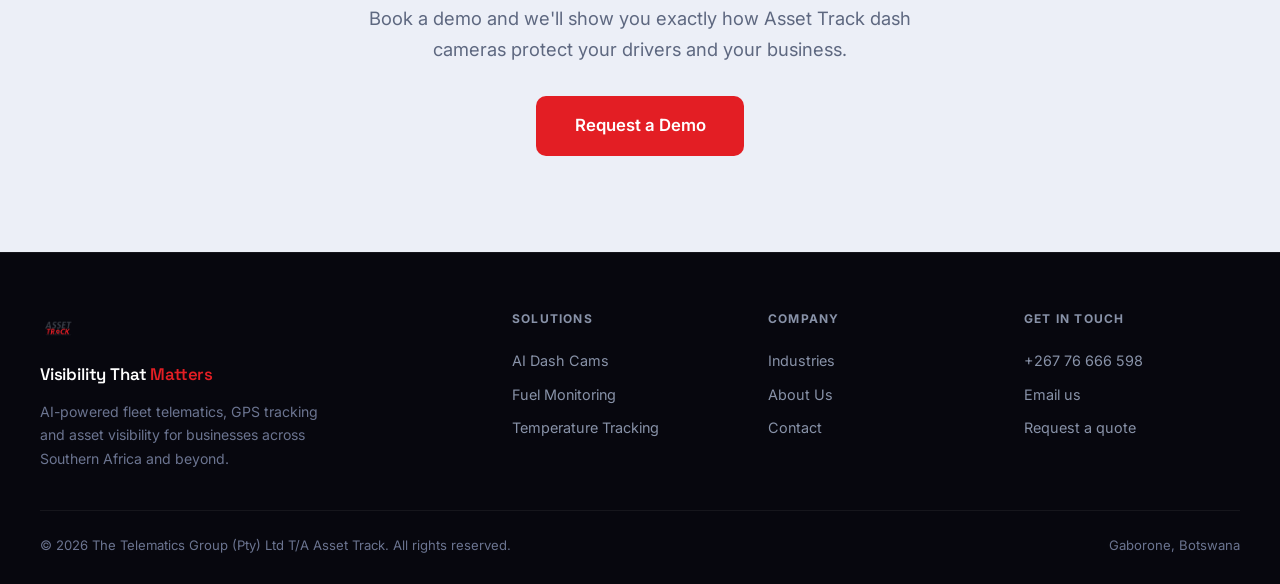
<file: dash-cams.html>
<!DOCTYPE html>
<html lang="en">
<head>
<meta charset="UTF-8">
<meta name="viewport" content="width=device-width, initial-scale=1.0">
<title>AI Dash Cameras — Asset Track</title>
<meta name="description" content="AI dash cameras that detect cellphone use, drowsiness, tailgating, speeding and more — with live video streaming and instant alerts.">
<link rel="preconnect" href="https://fonts.googleapis.com">
<link rel="preconnect" href="https://fonts.gstatic.com" crossorigin>
<link href="https://fonts.googleapis.com/css2?family=Inter:wght@300;400;500;600;700;800&family=Space+Grotesk:wght@400;500;600;700&display=swap" rel="stylesheet">
<link rel="stylesheet" href="css/style.css">
</head>
<body>

<nav id="navbar">
  <div class="nav-inner">
    <a href="index.html" class="nav-logo"><img src="images/logo.png" alt="Asset Track"></a>
    <button class="nav-toggle" onclick="toggleMenu()" aria-label="Menu">&#9776;</button>
    <div class="nav-links">
      <a href="index.html" class="nav-item">Home</a>
      <a href="dash-cams.html" class="nav-item">Dash Cams</a>
      <a href="fuel-monitoring.html" class="nav-item">Fuel Monitoring</a>
      <a href="temperature-tracking.html" class="nav-item">Temperature</a>
      <a href="industries.html" class="nav-item">Industries</a>
      <a href="about.html" class="nav-item">About</a>
      <a href="index.html#contact" class="nav-cta">Get a Quote</a>
    </div>
  </div>
</nav>

<!-- PAGE HERO -->
<section class="page-hero">
  <video class="page-hero-bg" autoplay muted loop playsinline><source src="videos/highway-intersection.mp4" type="video/mp4"></video>
  <div class="page-hero-inner">
    <div class="breadcrumb"><a href="index.html">Home</a> &nbsp;/&nbsp; Dash Cams</div>
    <h1>AI Dash Cameras That <span>See Everything</span></h1>
    <p>Our cameras watch the road and the cabin in real time — detecting dangerous behaviour before it becomes an incident, and streaming it live to your screen.</p>
  </div>
</section>

<!-- DETECTION FEATURES (ICON GRID) -->
<section class="section-dark">
  <div class="container">
    <div class="section-head fade-up">
      <div class="eyebrow">AI Detection</div>
      <h2>Every Risky Behaviour, Caught in Real Time</h2>
      <p>On-board AI analyses the feed continuously and raises an alert the moment it spots a problem — no one has to be watching.</p>
    </div>
    <div class="grid grid-3">
      <div class="feat fade-up">
        <div class="icon-circle"><svg viewBox="0 0 24 24" fill="none" stroke="currentColor"><rect x="7" y="3" width="10" height="18" rx="2"/><line x1="10.5" y1="18" x2="13.5" y2="18"/></svg></div>
        <h4>Cellphone Use Detection</h4>
        <p>Flags drivers using a phone behind the wheel — one of the leading causes of fleet accidents.</p>
      </div>
      <div class="feat fade-up">
        <div class="icon-circle"><svg viewBox="0 0 24 24" fill="none" stroke="currentColor"><path d="M21 12.8A9 9 0 1111.2 3a7 7 0 009.8 9.8z"/></svg></div>
        <h4>Drowsy Driving Alerts</h4>
        <p>Detects signs of fatigue and micro-sleep, warning the driver and fleet manager instantly.</p>
      </div>
      <div class="feat fade-up">
        <div class="icon-circle"><svg viewBox="0 0 24 24" fill="none" stroke="currentColor"><circle cx="12" cy="12" r="9"/><circle cx="12" cy="12" r="2.4"/><path d="M12 14.4V21M14.4 12H21M9.6 12H3"/></svg></div>
        <h4>Distracted Driving</h4>
        <p>Identifies when a driver's attention leaves the road — looking down, away, or multitasking.</p>
      </div>
      <div class="feat fade-up">
        <div class="icon-circle"><svg viewBox="0 0 24 24" fill="none" stroke="currentColor"><path d="M4.5 18a9 9 0 1115 0"/><path d="M12 13l4-3"/><circle cx="12" cy="13" r="1.4"/></svg></div>
        <h4>Speed Sign Violations</h4>
        <p>Reads posted speed limits and flags over-speeding with GPS location and video evidence.</p>
      </div>
      <div class="feat fade-up">
        <div class="icon-circle"><svg viewBox="0 0 24 24" fill="none" stroke="currentColor"><rect x="3" y="7" width="11" height="9" rx="1.5"/><path d="M14 10h3l3 3v3h-6z"/><path d="M16.5 16v2M16.5 5v2"/></svg></div>
        <h4>Tailgating &amp; Collision</h4>
        <p>Measures following distance and gives forward-collision warnings before impact.</p>
      </div>
      <div class="feat fade-up">
        <div class="icon-circle"><svg viewBox="0 0 24 24" fill="none" stroke="currentColor"><path d="M12 3l9 16H3z"/><line x1="12" y1="9" x2="12" y2="14"/><circle cx="12" cy="16.6" r="0.6"/></svg></div>
        <h4>Harsh Driving Events</h4>
        <p>Logs harsh braking, acceleration and cornering — the habits that wear out vehicles and endanger cargo.</p>
      </div>
      <div class="feat fade-up">
        <div class="icon-circle"><svg viewBox="0 0 24 24" fill="none" stroke="currentColor"><circle cx="12" cy="8" r="3.4"/><path d="M5 20a7 7 0 0114 0"/></svg></div>
        <h4>Passenger Warning</h4>
        <p>Detects unauthorised passengers in the cabin and alerts fleet managers immediately.</p>
      </div>
      <div class="feat fade-up">
        <div class="icon-circle"><svg viewBox="0 0 24 24" fill="none" stroke="currentColor"><path d="M6 4l3 16"/><path d="M6 4l10 3"/><rect x="8.5" y="12" width="7" height="7" rx="1.2"/></svg></div>
        <h4>Seatbelt Detection</h4>
        <p>Confirms whether the driver is buckled up and flags non-compliance automatically.</p>
      </div>
      <div class="feat fade-up">
        <div class="icon-circle"><svg viewBox="0 0 24 24" fill="none" stroke="currentColor"><path d="M4 8V5a1 1 0 011-1h3M20 8V5a1 1 0 00-1-1h-3M4 16v3a1 1 0 001 1h3M20 16v3a1 1 0 01-1 1h-3"/><circle cx="12" cy="11" r="2.6"/><path d="M8 17c1-2 7-2 8 0"/></svg></div>
        <h4>Face Recognition <span class="tag-dev">In Development</span></h4>
        <p>Verify driver identity and detect unauthorised vehicle use — coming soon to the Asset Track platform.</p>
      </div>
    </div>
  </div>
</section>

<!-- SPEED SIGN (REAL VIDEO) -->
<section class="section-darker">
  <div class="container">
    <div class="split fade-up">
      <div class="split-media">
        <video autoplay muted loop playsinline><source src="videos/speed-sign-violation.mp4" type="video/mp4"></video>
        <div class="media-tag">Road View — Live Footage</div>
      </div>
      <div class="split-body">
        <span class="pill">Real-Time AI</span>
        <h2>Speed Sign Recognition</h2>
        <p>Our cameras read speed-limit signs as they pass and compare them to the vehicle's actual speed. The moment a driver exceeds the limit, managers get an alert with the exact location and a video clip attached.</p>
        <ul class="ticklist">
          <li><svg viewBox="0 0 24 24"><path d="M5 12l5 5L20 6"/></svg>Automatic speed-sign reading</li>
          <li><svg viewBox="0 0 24 24"><path d="M5 12l5 5L20 6"/></svg>Instant over-speed alerts with GPS</li>
          <li><svg viewBox="0 0 24 24"><path d="M5 12l5 5L20 6"/></svg>Video evidence on every event</li>
          <li><svg viewBox="0 0 24 24"><path d="M5 12l5 5L20 6"/></svg>Historical compliance reporting</li>
        </ul>
      </div>
    </div>
  </div>
</section>

<!-- TAILGATING (REAL VIDEO) -->
<section class="section-dark">
  <div class="container">
    <div class="split reverse fade-up">
      <div class="split-media">
        <video autoplay muted loop playsinline><source src="videos/tailgating.mp4" type="video/mp4"></video>
        <div class="media-tag">Road View — Following Distance</div>
      </div>
      <div class="split-body">
        <span class="pill">Collision Prevention</span>
        <h2>Tailgating &amp; Forward Collision</h2>
        <p>The AI continuously measures the gap to the vehicle ahead and warns when it closes to a dangerous distance — paired with lane-departure and harsh-braking detection for complete forward awareness.</p>
        <ul class="ticklist">
          <li><svg viewBox="0 0 24 24"><path d="M5 12l5 5L20 6"/></svg>Following-distance measurement</li>
          <li><svg viewBox="0 0 24 24"><path d="M5 12l5 5L20 6"/></svg>Forward-collision warnings</li>
          <li><svg viewBox="0 0 24 24"><path d="M5 12l5 5L20 6"/></svg>Lane-departure detection</li>
          <li><svg viewBox="0 0 24 24"><path d="M5 12l5 5L20 6"/></svg>Harsh braking &amp; cornering logs</li>
        </ul>
      </div>
    </div>
  </div>
</section>

<!-- LIVE STREAMING (REAL VIDEO) -->
<section class="section-darker">
  <div class="container">
    <div class="split fade-up">
      <div class="split-media">
        <video autoplay muted loop playsinline><source src="videos/live-streaming-demo.mp4" type="video/mp4"></video>
        <div class="media-tag">Live Stream Demo</div>
      </div>
      <div class="split-body">
        <span class="pill">Stream Anywhere</span>
        <h2>Live Video Streaming</h2>
        <p>Pull a live feed from any vehicle in your fleet — straight from your browser or phone — with GPS coordinates, speed and location name overlaid in real time. See what your drivers see, whenever you need to.</p>
        <ul class="ticklist">
          <li><svg viewBox="0 0 24 24"><path d="M5 12l5 5L20 6"/></svg>On-demand streaming from any vehicle</li>
          <li><svg viewBox="0 0 24 24"><path d="M5 12l5 5L20 6"/></svg>Live GPS, speed &amp; location overlay</li>
          <li><svg viewBox="0 0 24 24"><path d="M5 12l5 5L20 6"/></svg>Road-facing &amp; cabin camera feeds</li>
          <li><svg viewBox="0 0 24 24"><path d="M5 12l5 5L20 6"/></svg>Multi-vehicle monitoring dashboard</li>
        </ul>
      </div>
    </div>
  </div>
</section>

<!-- DRIVER ID + HARDWARE -->
<section class="section-dark">
  <div class="container">
    <div class="split reverse fade-up">
      <div class="split-media">
        <img src="images/install-camera.jpg" alt="Asset Track hardware installed on a vehicle">
        <div class="media-tag">On-Vehicle Install</div>
      </div>
      <div class="split-body">
        <span class="pill">Hardware &amp; Identity</span>
        <h2>Professionally Installed, Driver-Aware</h2>
        <p>Every camera is professionally fitted and paired with wireless driver ID tags, so each trip, alert and scorecard is tied to the right person — not just the vehicle.</p>
        <ul class="ticklist">
          <li><svg viewBox="0 0 24 24"><path d="M5 12l5 5L20 6"/></svg>Wireless RFID driver identification</li>
          <li><svg viewBox="0 0 24 24"><path d="M5 12l5 5L20 6"/></svg>Per-driver trip &amp; behaviour tracking</li>
          <li><svg viewBox="0 0 24 24"><path d="M5 12l5 5L20 6"/></svg>Tamper &amp; power-cut alerts</li>
          <li><svg viewBox="0 0 24 24"><path d="M5 12l5 5L20 6"/></svg>Professional installation &amp; support</li>
        </ul>
      </div>
    </div>
  </div>
</section>

<!-- CTA -->
<section class="section-grey">
  <div class="container cta-banner fade-up">
    <div class="eyebrow">See it on your fleet</div>
    <h2>Put AI Eyes on Every Vehicle</h2>
    <p>Book a demo and we'll show you exactly how Asset Track dash cameras protect your drivers and your business.</p>
    <a href="index.html#contact" class="btn-primary" style="font-size:1.05rem; padding:1rem 2.4rem;">Request a Demo</a>
  </div>
</section>

<footer>
  <div class="footer-grid">
    <div class="footer-brand">
      <img src="images/logo.png" alt="Asset Track">
      <p>AI-powered fleet telematics, GPS tracking and asset visibility for businesses across Southern Africa and beyond.</p>
    </div>
    <div class="footer-col"><h5>Solutions</h5>
      <a href="dash-cams.html">AI Dash Cams</a>
      <a href="fuel-monitoring.html">Fuel Monitoring</a>
      <a href="temperature-tracking.html">Temperature Tracking</a>
    </div>
    <div class="footer-col"><h5>Company</h5>
      <a href="industries.html">Industries</a>
      <a href="about.html">About Us</a>
      <a href="index.html#contact">Contact</a>
    </div>
    <div class="footer-col"><h5>Get in touch</h5>
      <a href="tel:+26776666598">+267 76 666 598</a>
      <a href="mailto:MrTiger@assettracktelematics.com">Email us</a>
      <a href="index.html#contact">Request a quote</a>
    </div>
  </div>
  <div class="footer-bottom">
    <span>&copy; 2026 The Telematics Group (Pty) Ltd T/A Asset Track. All rights reserved.</span>
    <span>Gaborone, Botswana</span>
  </div>
</footer>

<script src="js/main.js"></script>
</body>
</html>
</file>
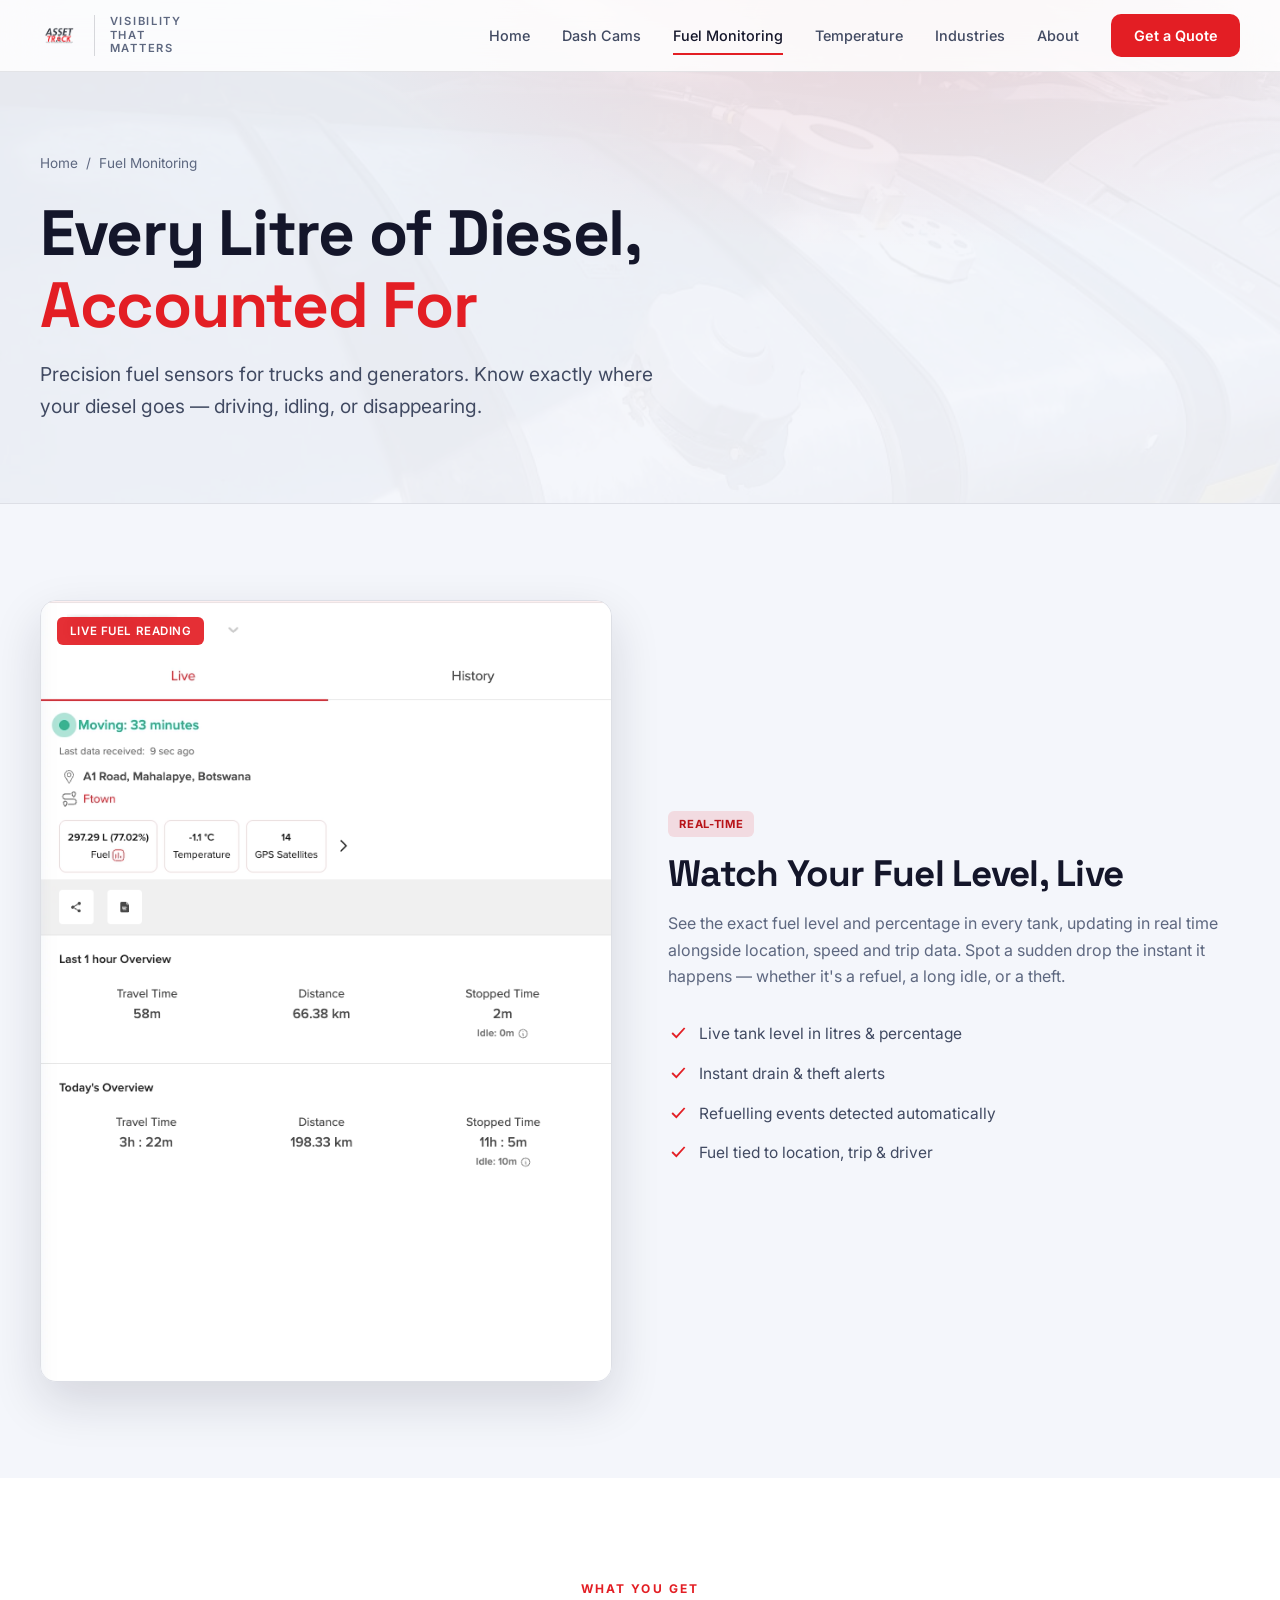
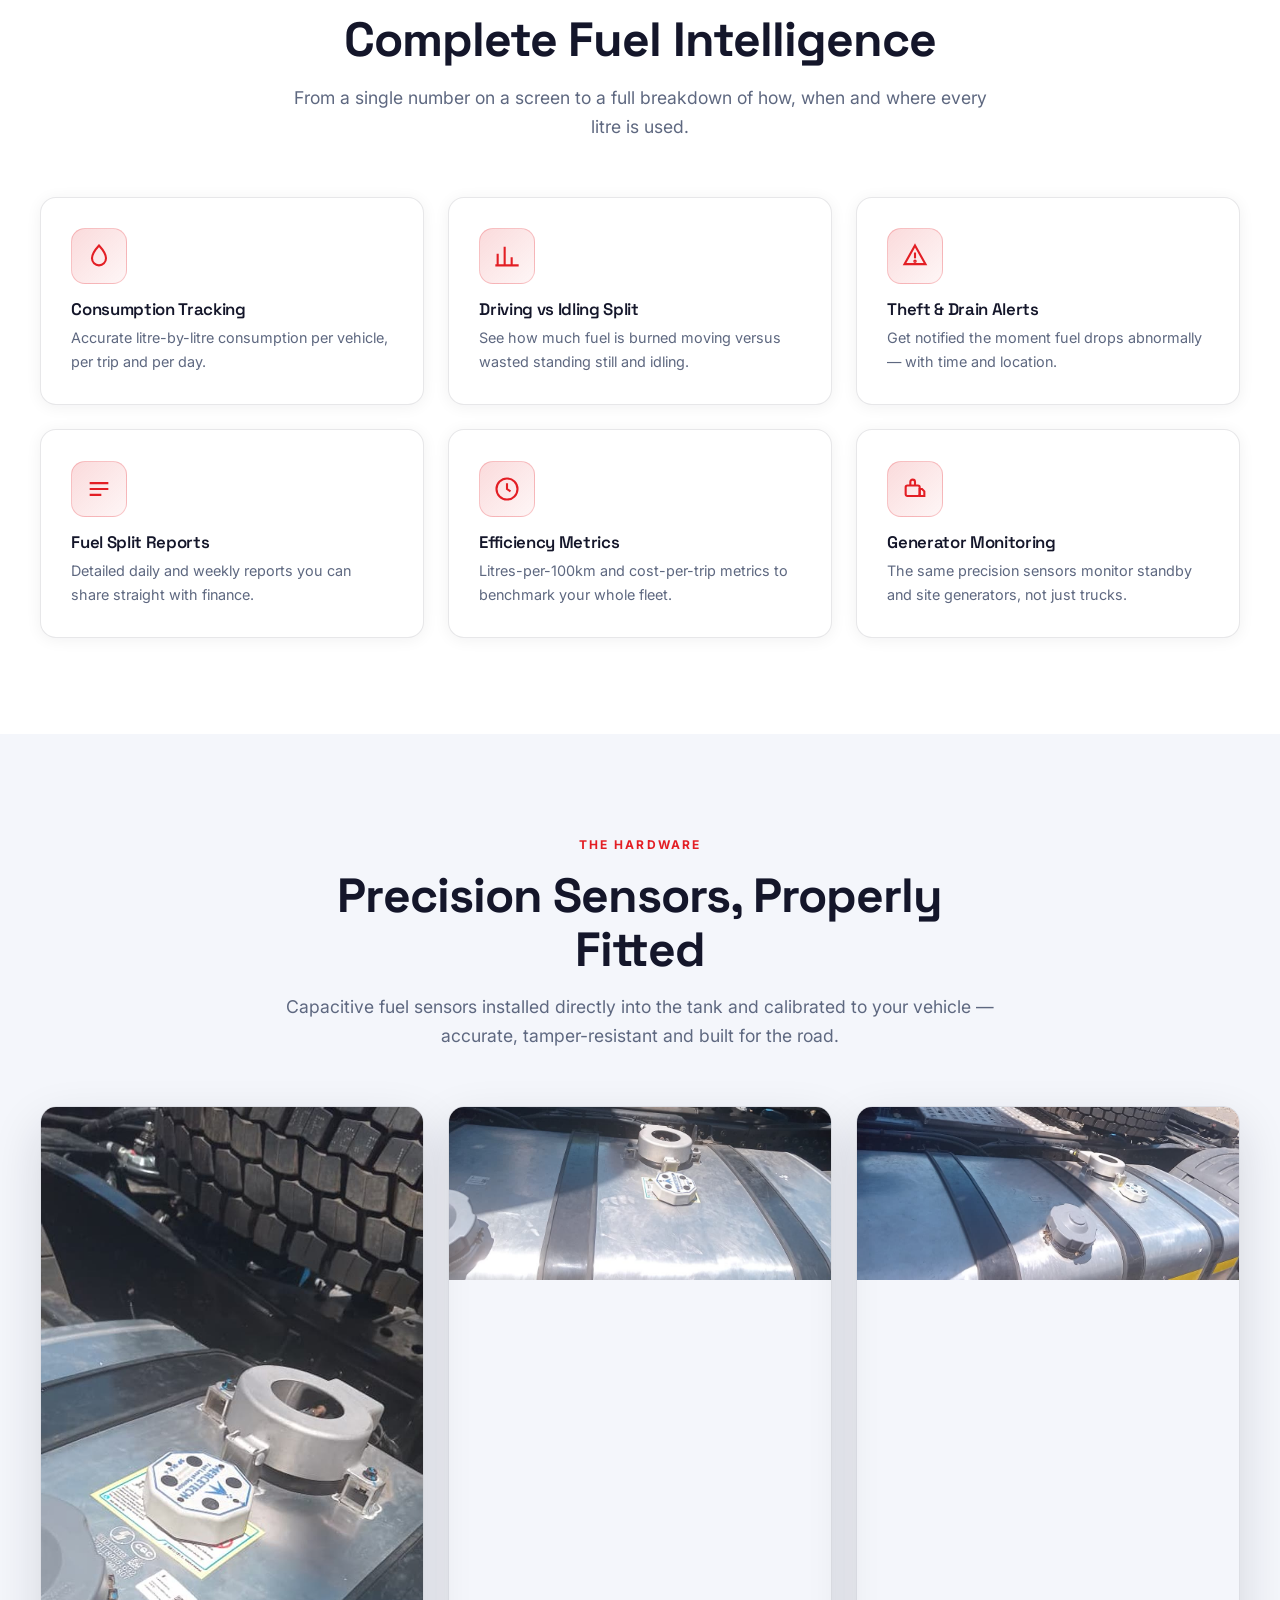
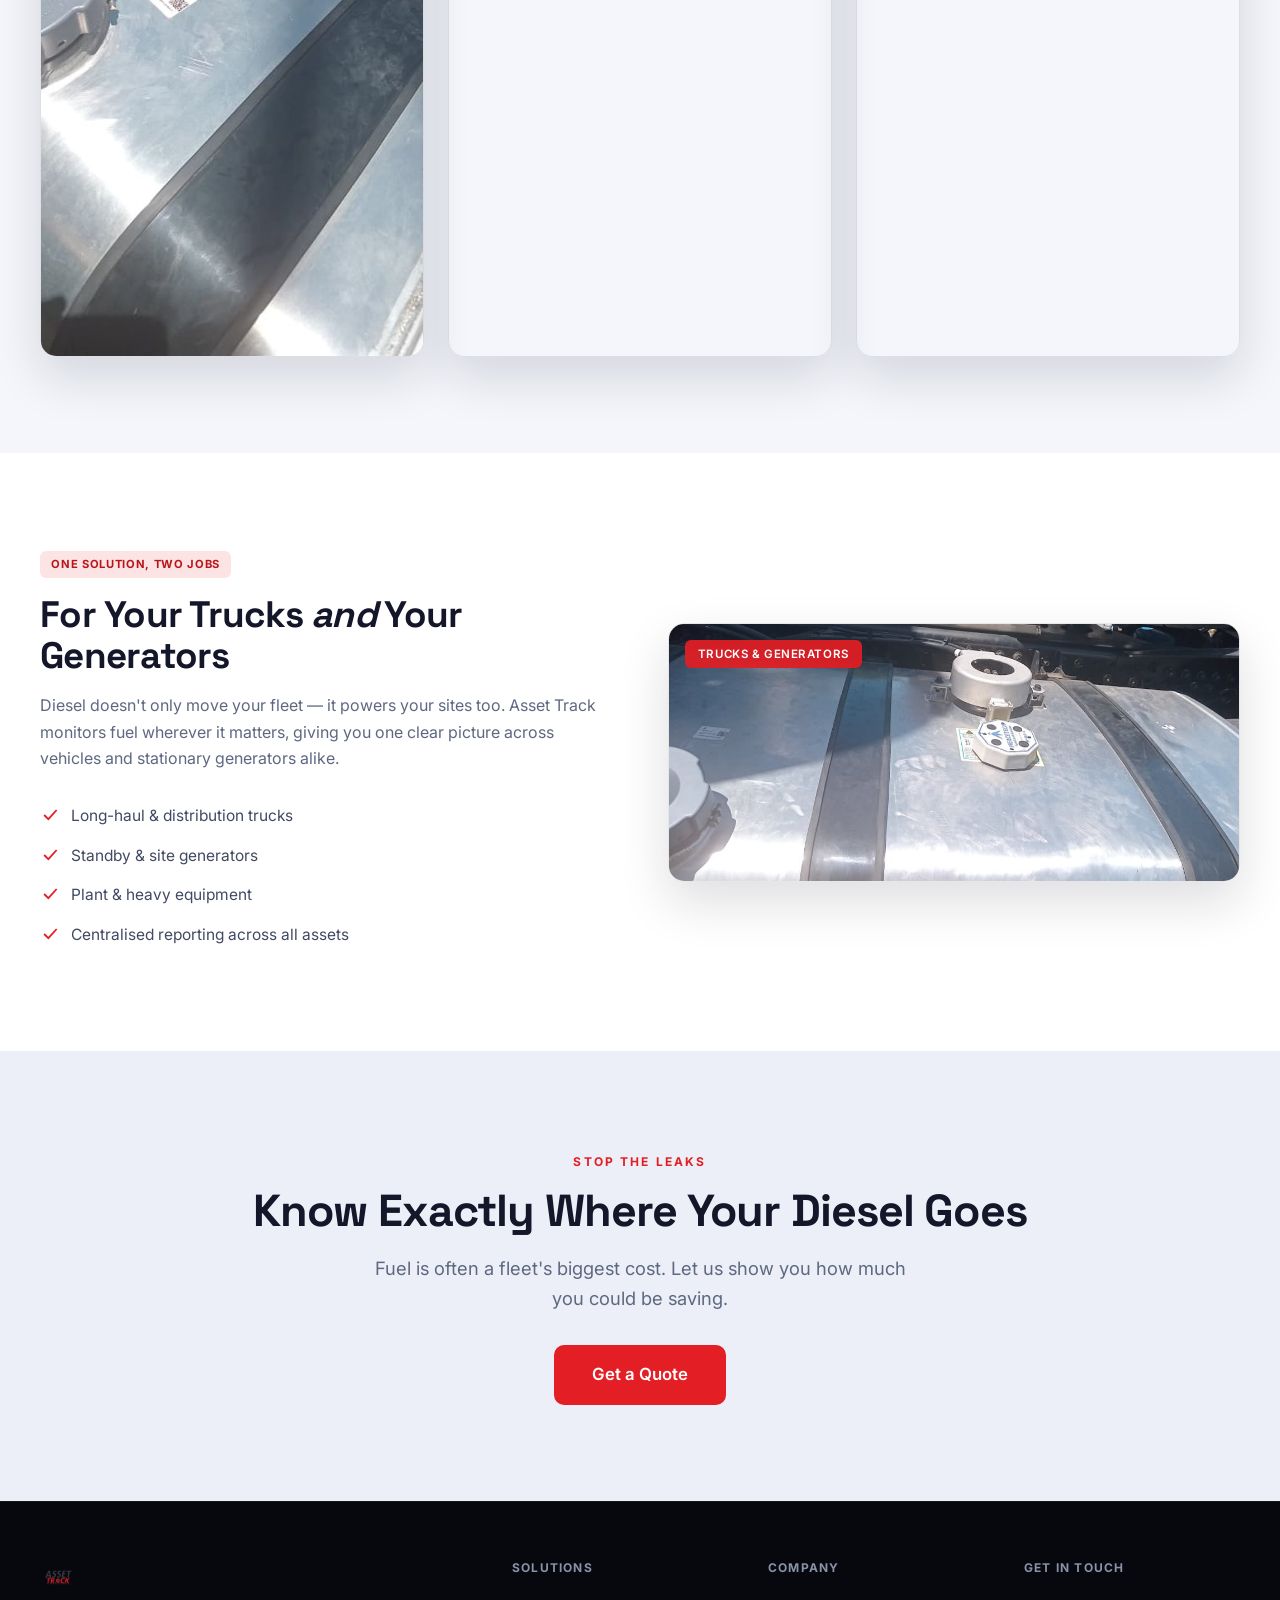
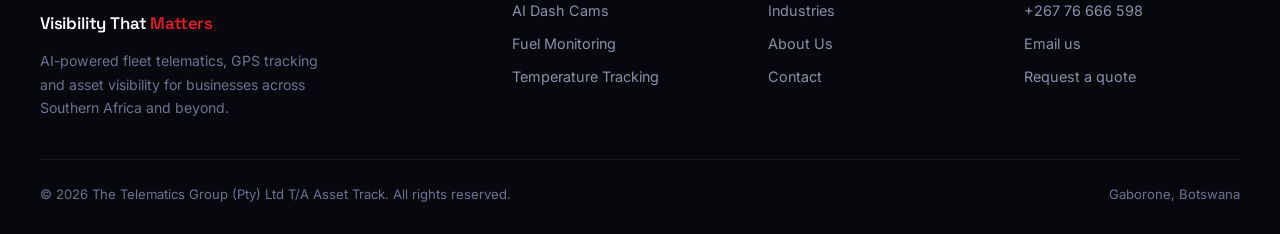
<file: fuel-monitoring.html>
<!DOCTYPE html>
<html lang="en">
<head>
<meta charset="UTF-8">
<meta name="viewport" content="width=device-width, initial-scale=1.0">
<title>Fuel &amp; Diesel Monitoring — Asset Track</title>
<meta name="description" content="Precision diesel and fuel monitoring for trucks and generators. Track consumption, catch theft, and separate driving burn from idling waste.">
<link rel="preconnect" href="https://fonts.googleapis.com">
<link rel="preconnect" href="https://fonts.gstatic.com" crossorigin>
<link href="https://fonts.googleapis.com/css2?family=Inter:wght@300;400;500;600;700;800&family=Space+Grotesk:wght@400;500;600;700&display=swap" rel="stylesheet">
<link rel="stylesheet" href="css/style.css">
</head>
<body>

<nav id="navbar">
  <div class="nav-inner">
    <a href="index.html" class="nav-logo"><img src="images/logo.png" alt="Asset Track"></a>
    <button class="nav-toggle" onclick="toggleMenu()" aria-label="Menu">&#9776;</button>
    <div class="nav-links">
      <a href="index.html" class="nav-item">Home</a>
      <a href="dash-cams.html" class="nav-item">Dash Cams</a>
      <a href="fuel-monitoring.html" class="nav-item">Fuel Monitoring</a>
      <a href="temperature-tracking.html" class="nav-item">Temperature</a>
      <a href="industries.html" class="nav-item">Industries</a>
      <a href="about.html" class="nav-item">About</a>
      <a href="index.html#contact" class="nav-cta">Get a Quote</a>
    </div>
  </div>
</nav>

<!-- PAGE HERO -->
<section class="page-hero">
  <img class="page-hero-bg" src="images/fuel-sensor-3.jpg" alt="">
  <div class="page-hero-inner">
    <div class="breadcrumb"><a href="index.html">Home</a> &nbsp;/&nbsp; Fuel Monitoring</div>
    <h1>Every Litre of Diesel, <span>Accounted For</span></h1>
    <p>Precision fuel sensors for trucks and generators. Know exactly where your diesel goes — driving, idling, or disappearing.</p>
  </div>
</section>

<!-- LIVE READING -->
<section class="section-dark">
  <div class="container">
    <div class="split fade-up">
      <div class="split-media">
        <img src="images/live-temp-tracking.png" alt="Live dashboard showing real-time fuel level" style="background:#fff;">
        <div class="media-tag">Live Fuel Reading</div>
      </div>
      <div class="split-body">
        <span class="pill">Real-Time</span>
        <h2>Watch Your Fuel Level, Live</h2>
        <p>See the exact fuel level and percentage in every tank, updating in real time alongside location, speed and trip data. Spot a sudden drop the instant it happens — whether it's a refuel, a long idle, or a theft.</p>
        <ul class="ticklist">
          <li><svg viewBox="0 0 24 24"><path d="M5 12l5 5L20 6"/></svg>Live tank level in litres &amp; percentage</li>
          <li><svg viewBox="0 0 24 24"><path d="M5 12l5 5L20 6"/></svg>Instant drain &amp; theft alerts</li>
          <li><svg viewBox="0 0 24 24"><path d="M5 12l5 5L20 6"/></svg>Refuelling events detected automatically</li>
          <li><svg viewBox="0 0 24 24"><path d="M5 12l5 5L20 6"/></svg>Fuel tied to location, trip &amp; driver</li>
        </ul>
      </div>
    </div>
  </div>
</section>

<!-- FEATURES GRID -->
<section class="section-darker">
  <div class="container">
    <div class="section-head fade-up">
      <div class="eyebrow">What You Get</div>
      <h2>Complete Fuel Intelligence</h2>
      <p>From a single number on a screen to a full breakdown of how, when and where every litre is used.</p>
    </div>
    <div class="grid grid-3">
      <div class="feat fade-up">
        <div class="icon-circle"><svg viewBox="0 0 24 24" fill="none" stroke="currentColor"><path d="M12 3s6 6.5 6 11a6 6 0 01-12 0c0-4.5 6-11 6-11z"/></svg></div>
        <h4>Consumption Tracking</h4><p>Accurate litre-by-litre consumption per vehicle, per trip and per day.</p>
      </div>
      <div class="feat fade-up">
        <div class="icon-circle"><svg viewBox="0 0 24 24" fill="none" stroke="currentColor"><path d="M4 20V10M10 20V4M16 20v-7M2 20h20"/></svg></div>
        <h4>Driving vs Idling Split</h4><p>See how much fuel is burned moving versus wasted standing still and idling.</p>
      </div>
      <div class="feat fade-up">
        <div class="icon-circle"><svg viewBox="0 0 24 24" fill="none" stroke="currentColor"><path d="M12 3l9 16H3z"/><line x1="12" y1="9" x2="12" y2="14"/><circle cx="12" cy="16.6" r="0.6"/></svg></div>
        <h4>Theft &amp; Drain Alerts</h4><p>Get notified the moment fuel drops abnormally — with time and location.</p>
      </div>
      <div class="feat fade-up">
        <div class="icon-circle"><svg viewBox="0 0 24 24" fill="none" stroke="currentColor"><path d="M4 7h16M4 12h16M4 17h10"/></svg></div>
        <h4>Fuel Split Reports</h4><p>Detailed daily and weekly reports you can share straight with finance.</p>
      </div>
      <div class="feat fade-up">
        <div class="icon-circle"><svg viewBox="0 0 24 24" fill="none" stroke="currentColor"><circle cx="12" cy="12" r="9"/><path d="M12 7v5l3 2"/></svg></div>
        <h4>Efficiency Metrics</h4><p>Litres-per-100km and cost-per-trip metrics to benchmark your whole fleet.</p>
      </div>
      <div class="feat fade-up">
        <div class="icon-circle"><svg viewBox="0 0 24 24" fill="none" stroke="currentColor"><rect x="4" y="9" width="12" height="9" rx="1.5"/><path d="M16 12h2l2 2v4h-4z"/><path d="M8 9V6a2 2 0 012-2h0a2 2 0 012 2v3"/></svg></div>
        <h4>Generator Monitoring</h4><p>The same precision sensors monitor standby and site generators, not just trucks.</p>
      </div>
    </div>
  </div>
</section>

<!-- SENSOR GALLERY -->
<section class="section-dark">
  <div class="container">
    <div class="section-head fade-up">
      <div class="eyebrow">The Hardware</div>
      <h2>Precision Sensors, Properly Fitted</h2>
      <p>Capacitive fuel sensors installed directly into the tank and calibrated to your vehicle — accurate, tamper-resistant and built for the road.</p>
    </div>
    <div class="grid grid-3 fade-up">
      <div class="split-media"><img src="images/fuel-sensor-1.jpg" alt="Fuel sensor installed on a truck tank"></div>
      <div class="split-media"><img src="images/fuel-sensor-2.jpg" alt="Fuel sensor close-up on an aluminium tank"></div>
      <div class="split-media"><img src="images/fuel-sensor-3.jpg" alt="Calibrated fuel sensor on a truck fuel tank"></div>
    </div>
  </div>
</section>

<!-- TRUCKS & GENERATORS SPLIT -->
<section class="section-darker">
  <div class="container">
    <div class="split reverse fade-up">
      <div class="split-media"><img src="images/fuel-sensor-2.jpg" alt="Fuel sensor on truck tank"><div class="media-tag">Trucks &amp; Generators</div></div>
      <div class="split-body">
        <span class="pill">One Solution, Two Jobs</span>
        <h2>For Your Trucks <em>and</em> Your Generators</h2>
        <p>Diesel doesn't only move your fleet — it powers your sites too. Asset Track monitors fuel wherever it matters, giving you one clear picture across vehicles and stationary generators alike.</p>
        <ul class="ticklist">
          <li><svg viewBox="0 0 24 24"><path d="M5 12l5 5L20 6"/></svg>Long-haul &amp; distribution trucks</li>
          <li><svg viewBox="0 0 24 24"><path d="M5 12l5 5L20 6"/></svg>Standby &amp; site generators</li>
          <li><svg viewBox="0 0 24 24"><path d="M5 12l5 5L20 6"/></svg>Plant &amp; heavy equipment</li>
          <li><svg viewBox="0 0 24 24"><path d="M5 12l5 5L20 6"/></svg>Centralised reporting across all assets</li>
        </ul>
      </div>
    </div>
  </div>
</section>

<!-- CTA -->
<section class="section-grey">
  <div class="container cta-banner fade-up">
    <div class="eyebrow">Stop the leaks</div>
    <h2>Know Exactly Where Your Diesel Goes</h2>
    <p>Fuel is often a fleet's biggest cost. Let us show you how much you could be saving.</p>
    <a href="index.html#contact" class="btn-primary" style="font-size:1.05rem; padding:1rem 2.4rem;">Get a Quote</a>
  </div>
</section>

<footer>
  <div class="footer-grid">
    <div class="footer-brand">
      <img src="images/logo.png" alt="Asset Track">
      <p>AI-powered fleet telematics, GPS tracking and asset visibility for businesses across Southern Africa and beyond.</p>
    </div>
    <div class="footer-col"><h5>Solutions</h5>
      <a href="dash-cams.html">AI Dash Cams</a>
      <a href="fuel-monitoring.html">Fuel Monitoring</a>
      <a href="temperature-tracking.html">Temperature Tracking</a>
    </div>
    <div class="footer-col"><h5>Company</h5>
      <a href="industries.html">Industries</a>
      <a href="about.html">About Us</a>
      <a href="index.html#contact">Contact</a>
    </div>
    <div class="footer-col"><h5>Get in touch</h5>
      <a href="tel:+26776666598">+267 76 666 598</a>
      <a href="mailto:MrTiger@assettracktelematics.com">Email us</a>
      <a href="index.html#contact">Request a quote</a>
    </div>
  </div>
  <div class="footer-bottom">
    <span>&copy; 2026 The Telematics Group (Pty) Ltd T/A Asset Track. All rights reserved.</span>
    <span>Gaborone, Botswana</span>
  </div>
</footer>

<script src="js/main.js"></script>
</body>
</html>
</file>
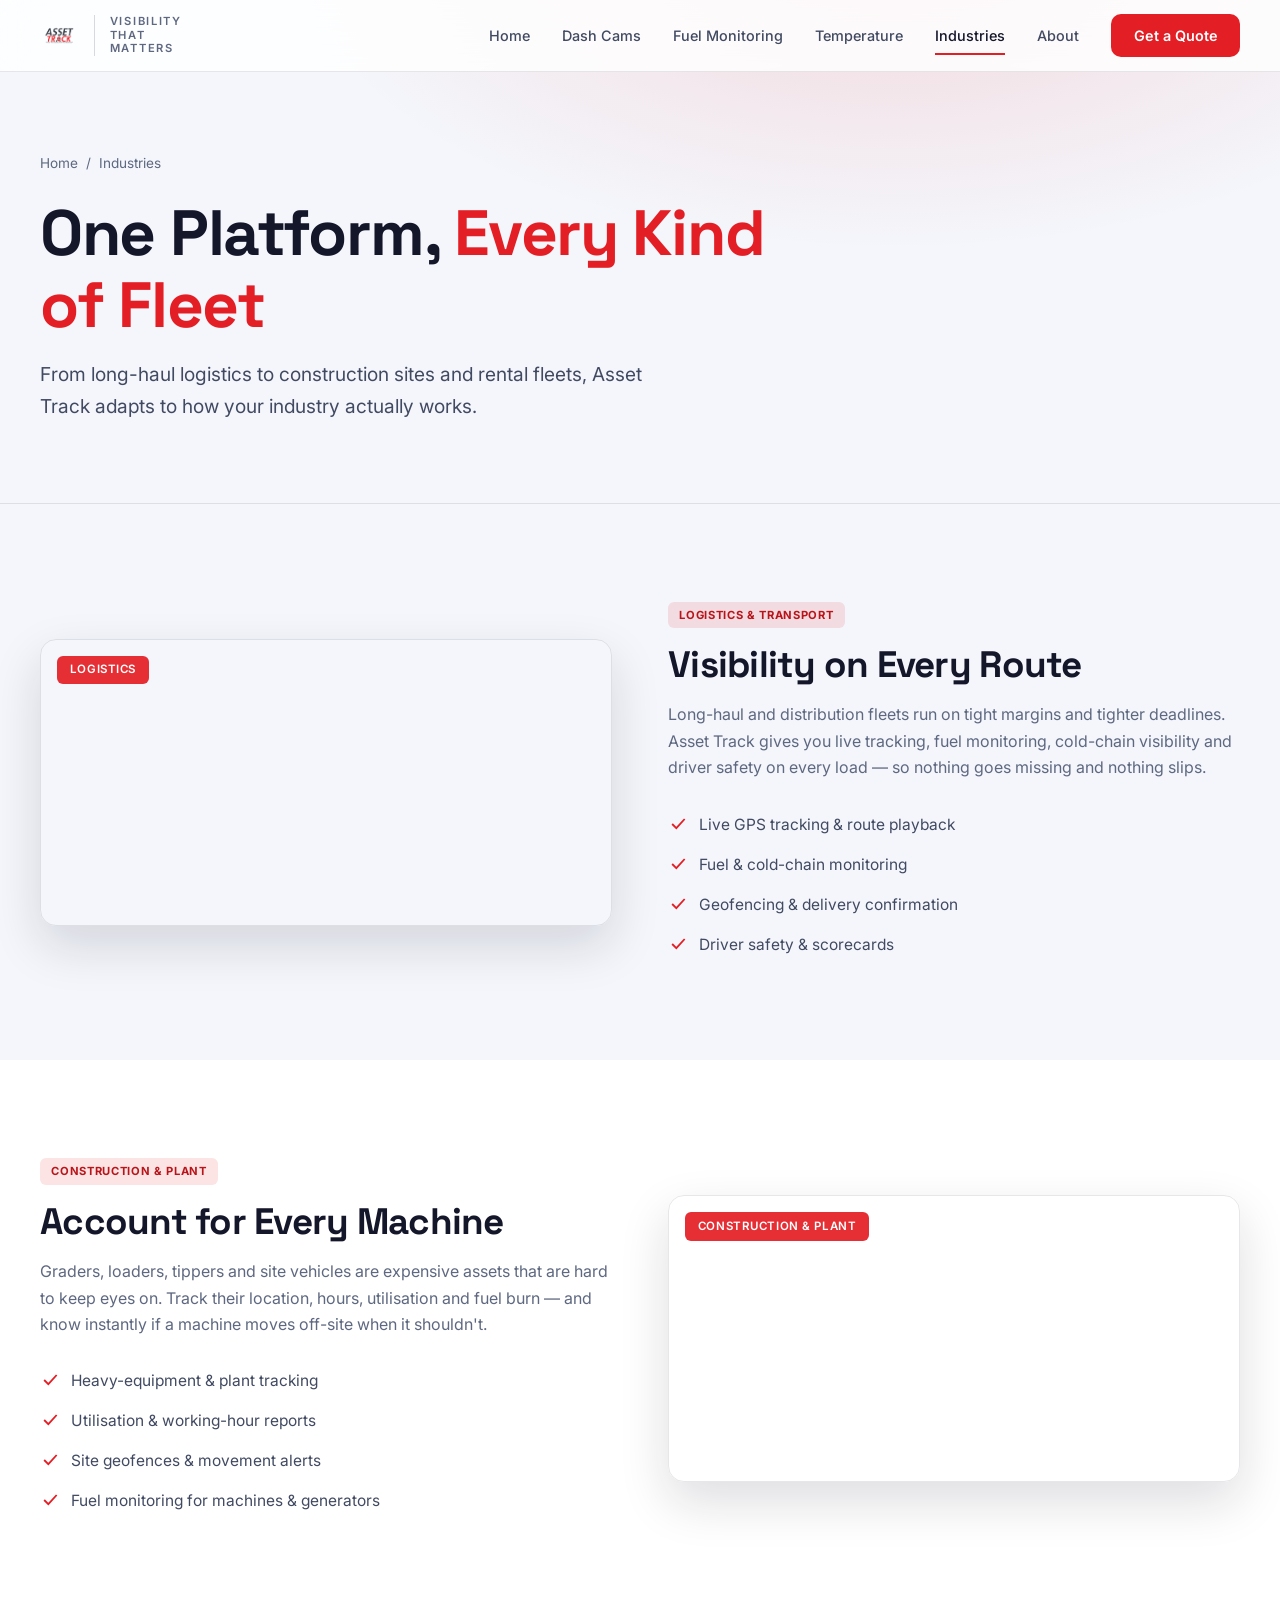
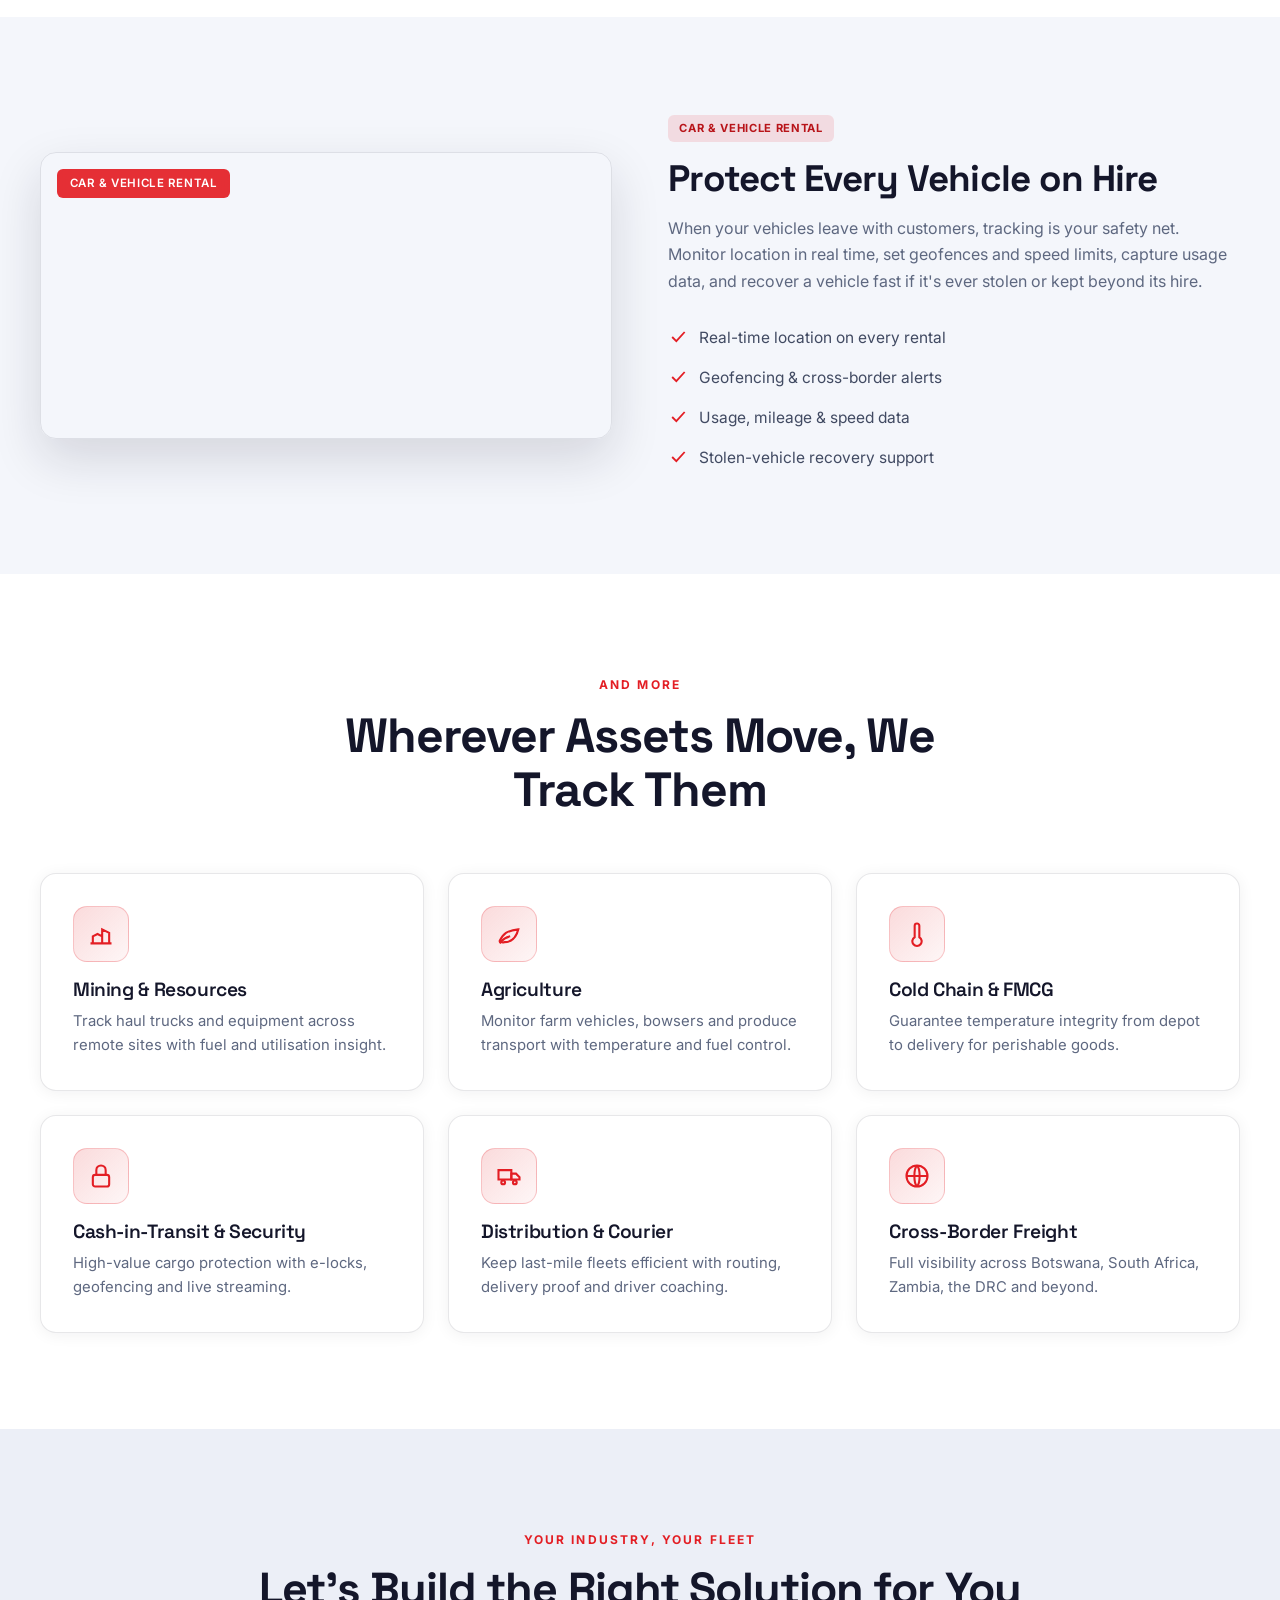
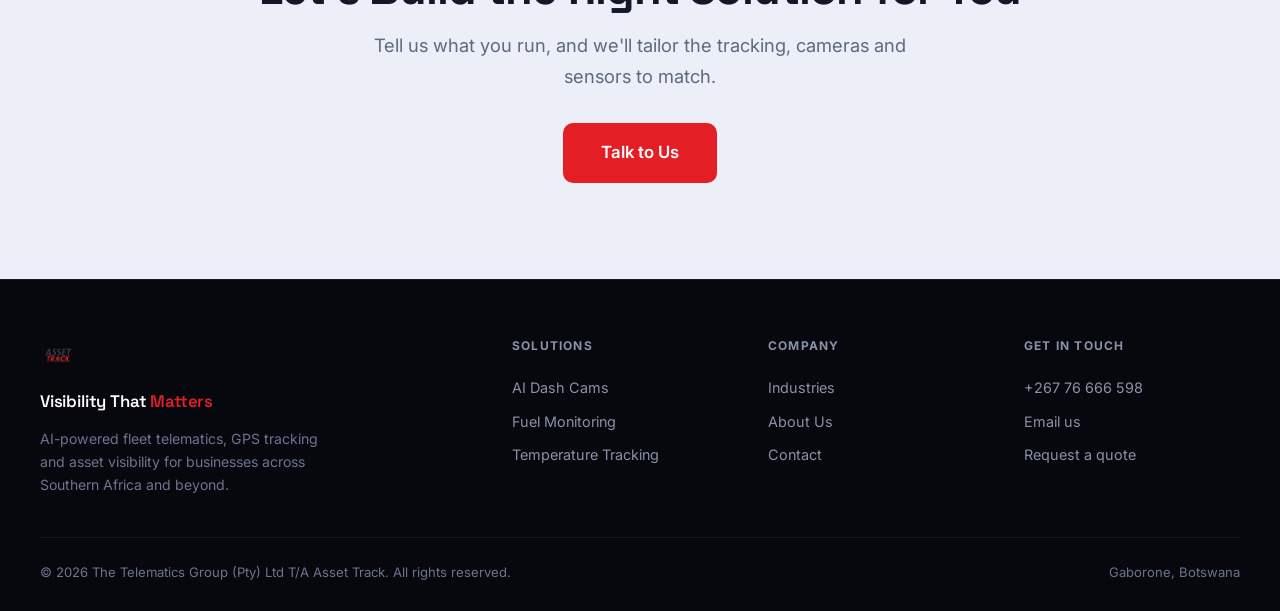
<file: industries.html>
<!DOCTYPE html>
<html lang="en">
<head>
<meta charset="UTF-8">
<meta name="viewport" content="width=device-width, initial-scale=1.0">
<title>Industries We Serve — Asset Track</title>
<meta name="description" content="Asset Track telematics for logistics, construction, car rental, mining, agriculture and cold-chain fleets across Southern Africa.">
<link rel="preconnect" href="https://fonts.googleapis.com">
<link rel="preconnect" href="https://fonts.gstatic.com" crossorigin>
<link href="https://fonts.googleapis.com/css2?family=Inter:wght@300;400;500;600;700;800&family=Space+Grotesk:wght@400;500;600;700&display=swap" rel="stylesheet">
<link rel="stylesheet" href="css/style.css">
</head>
<body>

<nav id="navbar">
  <div class="nav-inner">
    <a href="index.html" class="nav-logo"><img src="images/logo.png" alt="Asset Track"></a>
    <button class="nav-toggle" onclick="toggleMenu()" aria-label="Menu">&#9776;</button>
    <div class="nav-links">
      <a href="index.html" class="nav-item">Home</a>
      <a href="dash-cams.html" class="nav-item">Dash Cams</a>
      <a href="fuel-monitoring.html" class="nav-item">Fuel Monitoring</a>
      <a href="temperature-tracking.html" class="nav-item">Temperature</a>
      <a href="industries.html" class="nav-item">Industries</a>
      <a href="about.html" class="nav-item">About</a>
      <a href="index.html#contact" class="nav-cta">Get a Quote</a>
    </div>
  </div>
</nav>

<!-- PAGE HERO -->
<section class="page-hero">
  <video class="page-hero-bg" autoplay muted loop playsinline><source src="videos/construction-grader.mp4" type="video/mp4"></video>
  <div class="page-hero-inner">
    <div class="breadcrumb"><a href="index.html">Home</a> &nbsp;/&nbsp; Industries</div>
    <h1>One Platform, <span>Every Kind of Fleet</span></h1>
    <p>From long-haul logistics to construction sites and rental fleets, Asset Track adapts to how your industry actually works.</p>
  </div>
</section>

<!-- LOGISTICS -->
<section class="section-dark">
  <div class="container">
    <div class="split fade-up">
      <div class="split-media"><video autoplay muted loop playsinline><source src="videos/highway-intersection.mp4" type="video/mp4"></video><div class="media-tag">Logistics</div></div>
      <div class="split-body">
        <span class="pill">Logistics &amp; Transport</span>
        <h2>Visibility on Every Route</h2>
        <p>Long-haul and distribution fleets run on tight margins and tighter deadlines. Asset Track gives you live tracking, fuel monitoring, cold-chain visibility and driver safety on every load — so nothing goes missing and nothing slips.</p>
        <ul class="ticklist">
          <li><svg viewBox="0 0 24 24"><path d="M5 12l5 5L20 6"/></svg>Live GPS tracking &amp; route playback</li>
          <li><svg viewBox="0 0 24 24"><path d="M5 12l5 5L20 6"/></svg>Fuel &amp; cold-chain monitoring</li>
          <li><svg viewBox="0 0 24 24"><path d="M5 12l5 5L20 6"/></svg>Geofencing &amp; delivery confirmation</li>
          <li><svg viewBox="0 0 24 24"><path d="M5 12l5 5L20 6"/></svg>Driver safety &amp; scorecards</li>
        </ul>
      </div>
    </div>
  </div>
</section>

<!-- CONSTRUCTION -->
<section class="section-darker">
  <div class="container">
    <div class="split reverse fade-up">
      <div class="split-media"><video autoplay muted loop playsinline><source src="videos/construction-grader.mp4" type="video/mp4"></video><div class="media-tag">Construction &amp; Plant</div></div>
      <div class="split-body">
        <span class="pill">Construction &amp; Plant</span>
        <h2>Account for Every Machine</h2>
        <p>Graders, loaders, tippers and site vehicles are expensive assets that are hard to keep eyes on. Track their location, hours, utilisation and fuel burn — and know instantly if a machine moves off-site when it shouldn't.</p>
        <ul class="ticklist">
          <li><svg viewBox="0 0 24 24"><path d="M5 12l5 5L20 6"/></svg>Heavy-equipment &amp; plant tracking</li>
          <li><svg viewBox="0 0 24 24"><path d="M5 12l5 5L20 6"/></svg>Utilisation &amp; working-hour reports</li>
          <li><svg viewBox="0 0 24 24"><path d="M5 12l5 5L20 6"/></svg>Site geofences &amp; movement alerts</li>
          <li><svg viewBox="0 0 24 24"><path d="M5 12l5 5L20 6"/></svg>Fuel monitoring for machines &amp; generators</li>
        </ul>
      </div>
    </div>
  </div>
</section>

<!-- CAR RENTAL -->
<section class="section-dark">
  <div class="container">
    <div class="split fade-up">
      <div class="split-media"><video autoplay muted loop playsinline><source src="videos/road-clip-2.mp4" type="video/mp4"></video><div class="media-tag">Car &amp; Vehicle Rental</div></div>
      <div class="split-body">
        <span class="pill">Car &amp; Vehicle Rental</span>
        <h2>Protect Every Vehicle on Hire</h2>
        <p>When your vehicles leave with customers, tracking is your safety net. Monitor location in real time, set geofences and speed limits, capture usage data, and recover a vehicle fast if it's ever stolen or kept beyond its hire.</p>
        <ul class="ticklist">
          <li><svg viewBox="0 0 24 24"><path d="M5 12l5 5L20 6"/></svg>Real-time location on every rental</li>
          <li><svg viewBox="0 0 24 24"><path d="M5 12l5 5L20 6"/></svg>Geofencing &amp; cross-border alerts</li>
          <li><svg viewBox="0 0 24 24"><path d="M5 12l5 5L20 6"/></svg>Usage, mileage &amp; speed data</li>
          <li><svg viewBox="0 0 24 24"><path d="M5 12l5 5L20 6"/></svg>Stolen-vehicle recovery support</li>
        </ul>
      </div>
    </div>
  </div>
</section>

<!-- MORE INDUSTRIES -->
<section class="section-darker">
  <div class="container">
    <div class="section-head fade-up">
      <div class="eyebrow">And More</div>
      <h2>Wherever Assets Move, We Track Them</h2>
    </div>
    <div class="grid grid-3">
      <div class="card fade-up">
        <div class="icon-circle"><svg viewBox="0 0 24 24" fill="none" stroke="currentColor"><path d="M3 20h18M5 20v-6l4-2 4 2v6M13 20V8l6 3v9"/></svg></div>
        <h3>Mining &amp; Resources</h3><p>Track haul trucks and equipment across remote sites with fuel and utilisation insight.</p>
      </div>
      <div class="card fade-up">
        <div class="icon-circle"><svg viewBox="0 0 24 24" fill="none" stroke="currentColor"><path d="M4 18c3-6 6-9 16-10-2 8-6 11-12 11a4 4 0 01-4-1z"/><path d="M4 20c2-3 5-5 9-6"/></svg></div>
        <h3>Agriculture</h3><p>Monitor farm vehicles, bowsers and produce transport with temperature and fuel control.</p>
      </div>
      <div class="card fade-up">
        <div class="icon-circle"><svg viewBox="0 0 24 24" fill="none" stroke="currentColor"><path d="M14 14.76V5a2 2 0 10-4 0v9.76a4 4 0 104 0z"/></svg></div>
        <h3>Cold Chain &amp; FMCG</h3><p>Guarantee temperature integrity from depot to delivery for perishable goods.</p>
      </div>
      <div class="card fade-up">
        <div class="icon-circle"><svg viewBox="0 0 24 24" fill="none" stroke="currentColor"><rect x="5" y="11" width="14" height="10" rx="2"/><path d="M8 11V7a4 4 0 118 0v4"/></svg></div>
        <h3>Cash-in-Transit &amp; Security</h3><p>High-value cargo protection with e-locks, geofencing and live streaming.</p>
      </div>
      <div class="card fade-up">
        <div class="icon-circle"><svg viewBox="0 0 24 24" fill="none" stroke="currentColor"><path d="M3 7h11v8H3z"/><path d="M14 10h4l3 3v2h-7z"/><circle cx="7" cy="17.5" r="1.6"/><circle cx="17" cy="17.5" r="1.6"/></svg></div>
        <h3>Distribution &amp; Courier</h3><p>Keep last-mile fleets efficient with routing, delivery proof and driver coaching.</p>
      </div>
      <div class="card fade-up">
        <div class="icon-circle"><svg viewBox="0 0 24 24" fill="none" stroke="currentColor"><circle cx="12" cy="12" r="9"/><path d="M3 12h18M12 3c3 3 3 15 0 18M12 3C9 6 9 18 12 21"/></svg></div>
        <h3>Cross-Border Freight</h3><p>Full visibility across Botswana, South Africa, Zambia, the DRC and beyond.</p>
      </div>
    </div>
  </div>
</section>

<!-- CTA -->
<section class="section-grey">
  <div class="container cta-banner fade-up">
    <div class="eyebrow">Your industry, your fleet</div>
    <h2>Let's Build the Right Solution for You</h2>
    <p>Tell us what you run, and we'll tailor the tracking, cameras and sensors to match.</p>
    <a href="index.html#contact" class="btn-primary" style="font-size:1.05rem; padding:1rem 2.4rem;">Talk to Us</a>
  </div>
</section>

<footer>
  <div class="footer-grid">
    <div class="footer-brand">
      <img src="images/logo.png" alt="Asset Track">
      <p>AI-powered fleet telematics, GPS tracking and asset visibility for businesses across Southern Africa and beyond.</p>
    </div>
    <div class="footer-col"><h5>Solutions</h5>
      <a href="dash-cams.html">AI Dash Cams</a>
      <a href="fuel-monitoring.html">Fuel Monitoring</a>
      <a href="temperature-tracking.html">Temperature Tracking</a>
    </div>
    <div class="footer-col"><h5>Company</h5>
      <a href="industries.html">Industries</a>
      <a href="about.html">About Us</a>
      <a href="index.html#contact">Contact</a>
    </div>
    <div class="footer-col"><h5>Get in touch</h5>
      <a href="tel:+26776666598">+267 76 666 598</a>
      <a href="mailto:MrTiger@assettracktelematics.com">Email us</a>
      <a href="index.html#contact">Request a quote</a>
    </div>
  </div>
  <div class="footer-bottom">
    <span>&copy; 2026 The Telematics Group (Pty) Ltd T/A Asset Track. All rights reserved.</span>
    <span>Gaborone, Botswana</span>
  </div>
</footer>

<script src="js/main.js"></script>
</body>
</html>
</file>
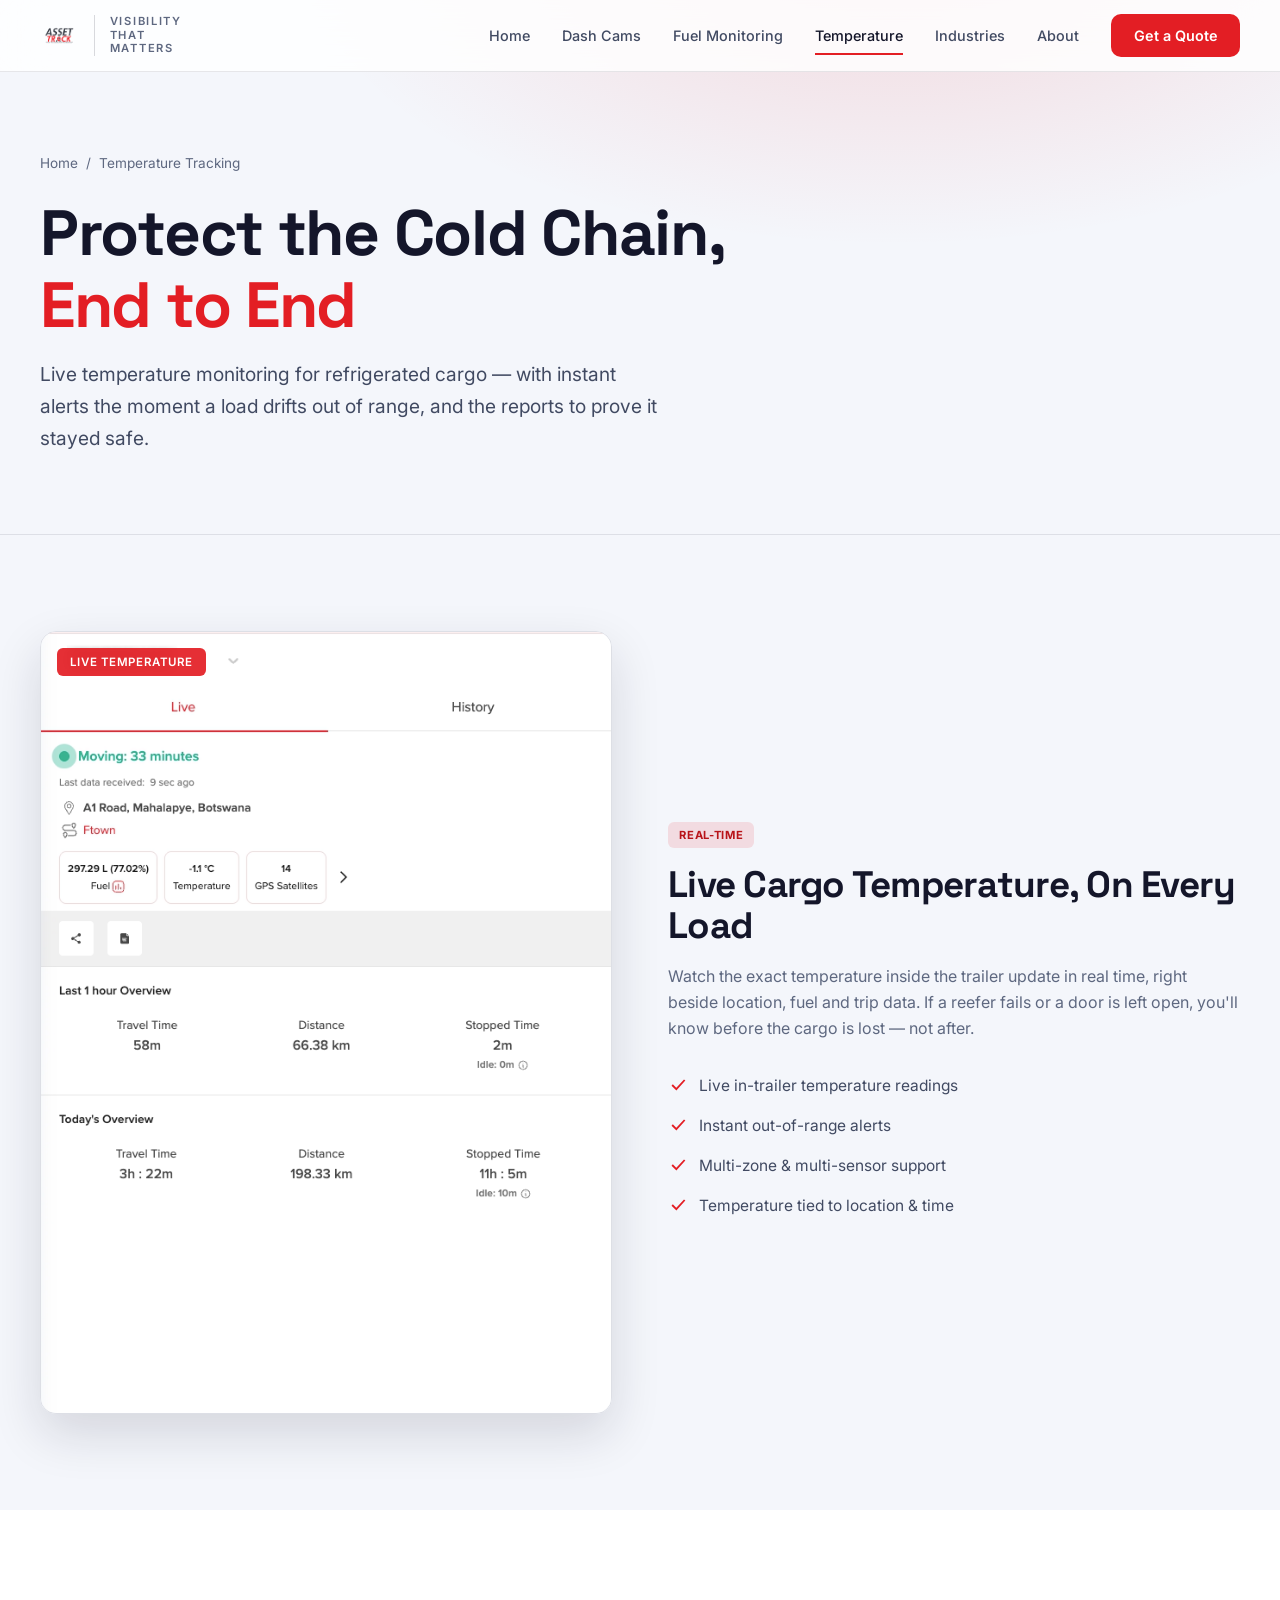
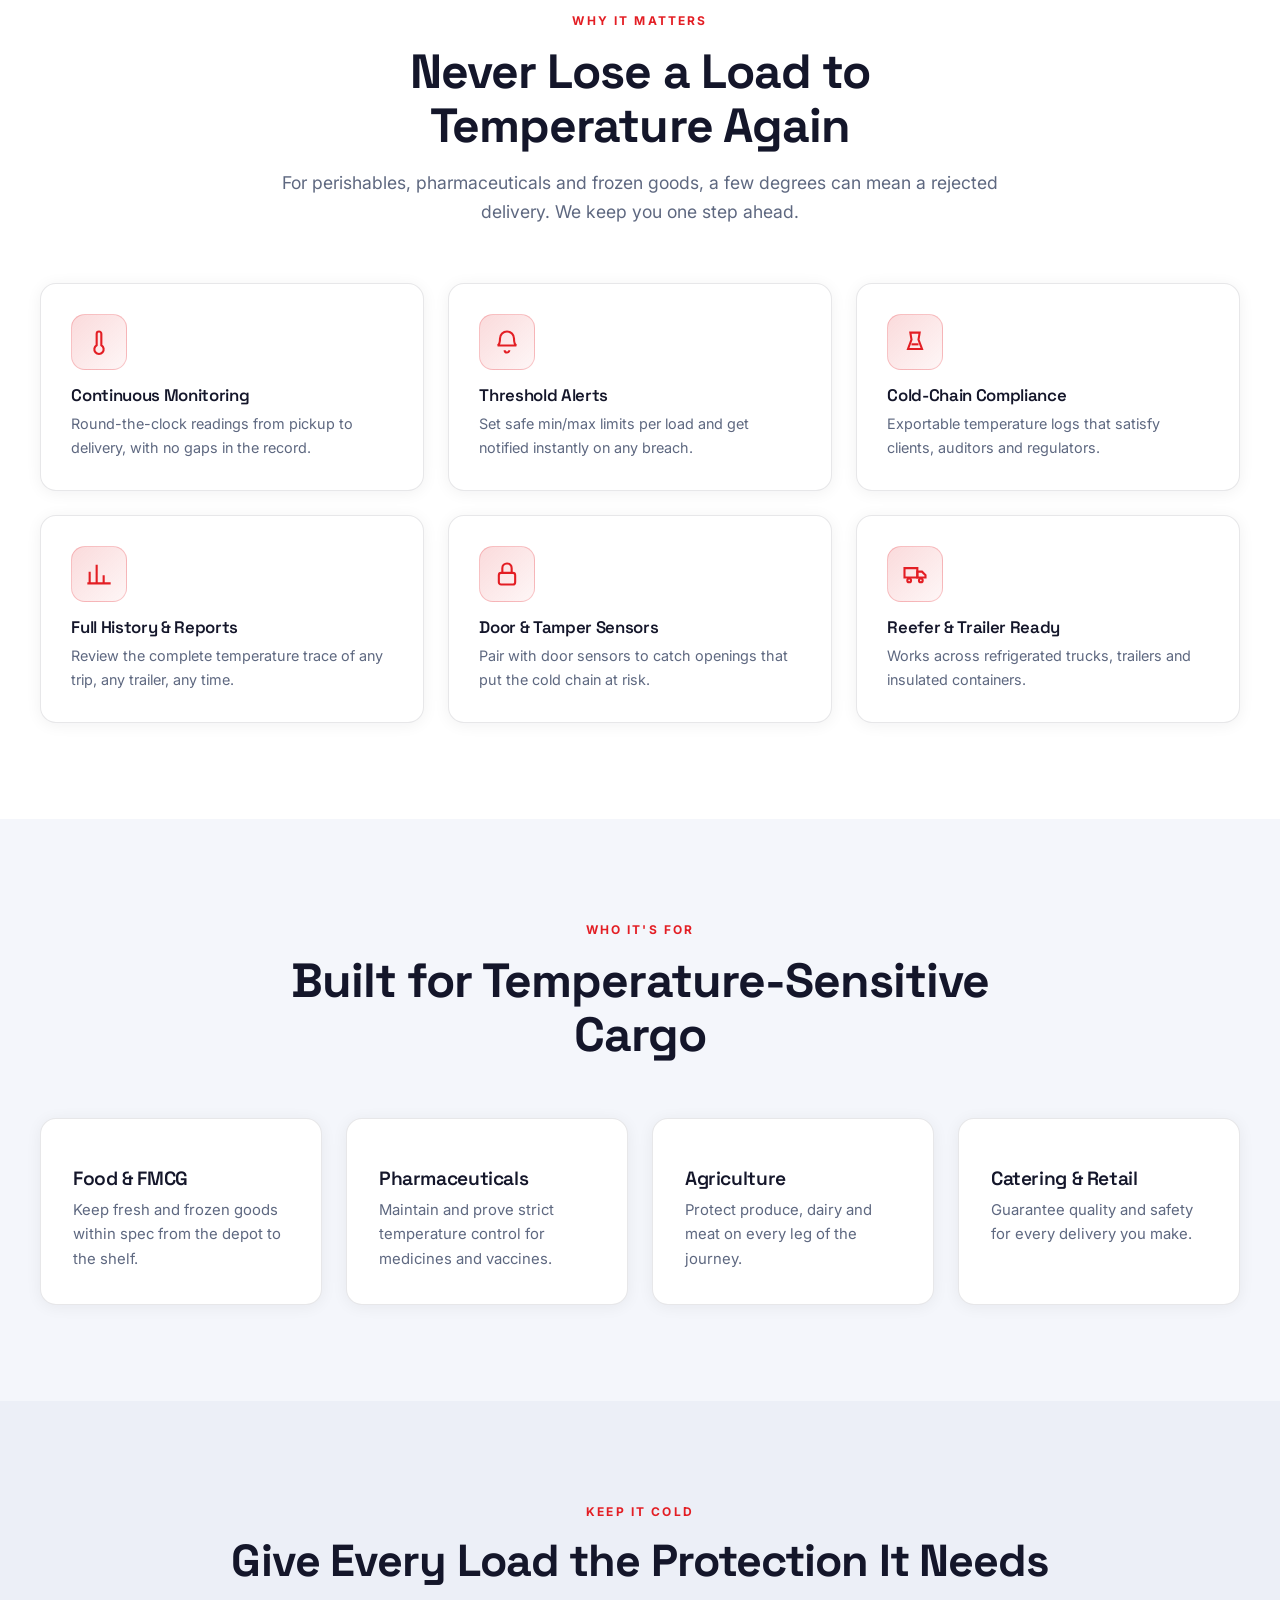
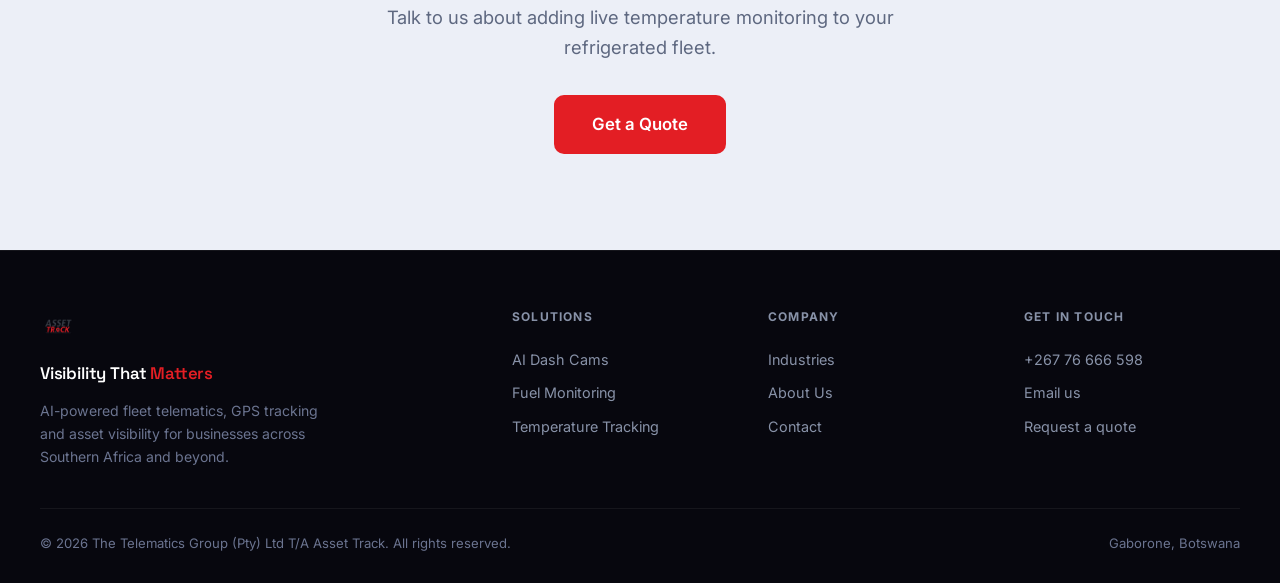
<file: temperature-tracking.html>
<!DOCTYPE html>
<html lang="en">
<head>
<meta charset="UTF-8">
<meta name="viewport" content="width=device-width, initial-scale=1.0">
<title>Temperature Tracking &amp; Cold Chain — Asset Track</title>
<meta name="description" content="Live temperature monitoring for refrigerated cargo, with threshold alerts and compliance reports that protect every cold-chain load.">
<link rel="preconnect" href="https://fonts.googleapis.com">
<link rel="preconnect" href="https://fonts.gstatic.com" crossorigin>
<link href="https://fonts.googleapis.com/css2?family=Inter:wght@300;400;500;600;700;800&family=Space+Grotesk:wght@400;500;600;700&display=swap" rel="stylesheet">
<link rel="stylesheet" href="css/style.css">
</head>
<body>

<nav id="navbar">
  <div class="nav-inner">
    <a href="index.html" class="nav-logo"><img src="images/logo.png" alt="Asset Track"></a>
    <button class="nav-toggle" onclick="toggleMenu()" aria-label="Menu">&#9776;</button>
    <div class="nav-links">
      <a href="index.html" class="nav-item">Home</a>
      <a href="dash-cams.html" class="nav-item">Dash Cams</a>
      <a href="fuel-monitoring.html" class="nav-item">Fuel Monitoring</a>
      <a href="temperature-tracking.html" class="nav-item">Temperature</a>
      <a href="industries.html" class="nav-item">Industries</a>
      <a href="about.html" class="nav-item">About</a>
      <a href="index.html#contact" class="nav-cta">Get a Quote</a>
    </div>
  </div>
</nav>

<!-- PAGE HERO -->
<section class="page-hero">
  <video class="page-hero-bg" autoplay muted loop playsinline><source src="videos/road-highway.mp4" type="video/mp4"></video>
  <div class="page-hero-inner">
    <div class="breadcrumb"><a href="index.html">Home</a> &nbsp;/&nbsp; Temperature Tracking</div>
    <h1>Protect the Cold Chain, <span>End to End</span></h1>
    <p>Live temperature monitoring for refrigerated cargo — with instant alerts the moment a load drifts out of range, and the reports to prove it stayed safe.</p>
  </div>
</section>

<!-- LIVE READING -->
<section class="section-dark">
  <div class="container">
    <div class="split fade-up">
      <div class="split-media">
        <img src="images/live-temp-tracking.png" alt="Live dashboard showing real-time cargo temperature" style="background:#fff;">
        <div class="media-tag">Live Temperature</div>
      </div>
      <div class="split-body">
        <span class="pill">Real-Time</span>
        <h2>Live Cargo Temperature, On Every Load</h2>
        <p>Watch the exact temperature inside the trailer update in real time, right beside location, fuel and trip data. If a reefer fails or a door is left open, you'll know before the cargo is lost — not after.</p>
        <ul class="ticklist">
          <li><svg viewBox="0 0 24 24"><path d="M5 12l5 5L20 6"/></svg>Live in-trailer temperature readings</li>
          <li><svg viewBox="0 0 24 24"><path d="M5 12l5 5L20 6"/></svg>Instant out-of-range alerts</li>
          <li><svg viewBox="0 0 24 24"><path d="M5 12l5 5L20 6"/></svg>Multi-zone &amp; multi-sensor support</li>
          <li><svg viewBox="0 0 24 24"><path d="M5 12l5 5L20 6"/></svg>Temperature tied to location &amp; time</li>
        </ul>
      </div>
    </div>
  </div>
</section>

<!-- FEATURES -->
<section class="section-darker">
  <div class="container">
    <div class="section-head fade-up">
      <div class="eyebrow">Why It Matters</div>
      <h2>Never Lose a Load to Temperature Again</h2>
      <p>For perishables, pharmaceuticals and frozen goods, a few degrees can mean a rejected delivery. We keep you one step ahead.</p>
    </div>
    <div class="grid grid-3">
      <div class="feat fade-up">
        <div class="icon-circle"><svg viewBox="0 0 24 24" fill="none" stroke="currentColor"><path d="M14 14.76V5a2 2 0 10-4 0v9.76a4 4 0 104 0z"/></svg></div>
        <h4>Continuous Monitoring</h4><p>Round-the-clock readings from pickup to delivery, with no gaps in the record.</p>
      </div>
      <div class="feat fade-up">
        <div class="icon-circle"><svg viewBox="0 0 24 24" fill="none" stroke="currentColor"><path d="M6 9a6 6 0 1112 0c0 5 2 6 2 6H4s2-1 2-6z"/><path d="M10 19a2 2 0 004 0"/></svg></div>
        <h4>Threshold Alerts</h4><p>Set safe min/max limits per load and get notified instantly on any breach.</p>
      </div>
      <div class="feat fade-up">
        <div class="icon-circle"><svg viewBox="0 0 24 24" fill="none" stroke="currentColor"><path d="M8 4h8l-1 6 3 8H6l3-8z"/><path d="M9 14h6"/></svg></div>
        <h4>Cold-Chain Compliance</h4><p>Exportable temperature logs that satisfy clients, auditors and regulators.</p>
      </div>
      <div class="feat fade-up">
        <div class="icon-circle"><svg viewBox="0 0 24 24" fill="none" stroke="currentColor"><path d="M4 20V10M10 20V4M16 20v-7M2 20h20"/></svg></div>
        <h4>Full History &amp; Reports</h4><p>Review the complete temperature trace of any trip, any trailer, any time.</p>
      </div>
      <div class="feat fade-up">
        <div class="icon-circle"><svg viewBox="0 0 24 24" fill="none" stroke="currentColor"><rect x="5" y="11" width="14" height="10" rx="2"/><path d="M8 11V7a4 4 0 118 0v4"/></svg></div>
        <h4>Door &amp; Tamper Sensors</h4><p>Pair with door sensors to catch openings that put the cold chain at risk.</p>
      </div>
      <div class="feat fade-up">
        <div class="icon-circle"><svg viewBox="0 0 24 24" fill="none" stroke="currentColor"><path d="M3 7h11v8H3z"/><path d="M14 10h4l3 3v2h-7z"/><circle cx="7" cy="17.5" r="1.6"/><circle cx="17" cy="17.5" r="1.6"/></svg></div>
        <h4>Reefer &amp; Trailer Ready</h4><p>Works across refrigerated trucks, trailers and insulated containers.</p>
      </div>
    </div>
  </div>
</section>

<!-- USE CASES -->
<section class="section-dark">
  <div class="container">
    <div class="section-head fade-up">
      <div class="eyebrow">Who It's For</div>
      <h2>Built for Temperature-Sensitive Cargo</h2>
    </div>
    <div class="grid grid-auto fade-up">
      <div class="card"><h3>Food &amp; FMCG</h3><p>Keep fresh and frozen goods within spec from the depot to the shelf.</p></div>
      <div class="card"><h3>Pharmaceuticals</h3><p>Maintain and prove strict temperature control for medicines and vaccines.</p></div>
      <div class="card"><h3>Agriculture</h3><p>Protect produce, dairy and meat on every leg of the journey.</p></div>
      <div class="card"><h3>Catering &amp; Retail</h3><p>Guarantee quality and safety for every delivery you make.</p></div>
    </div>
  </div>
</section>

<!-- CTA -->
<section class="section-grey">
  <div class="container cta-banner fade-up">
    <div class="eyebrow">Keep it cold</div>
    <h2>Give Every Load the Protection It Needs</h2>
    <p>Talk to us about adding live temperature monitoring to your refrigerated fleet.</p>
    <a href="index.html#contact" class="btn-primary" style="font-size:1.05rem; padding:1rem 2.4rem;">Get a Quote</a>
  </div>
</section>

<footer>
  <div class="footer-grid">
    <div class="footer-brand">
      <img src="images/logo.png" alt="Asset Track">
      <p>AI-powered fleet telematics, GPS tracking and asset visibility for businesses across Southern Africa and beyond.</p>
    </div>
    <div class="footer-col"><h5>Solutions</h5>
      <a href="dash-cams.html">AI Dash Cams</a>
      <a href="fuel-monitoring.html">Fuel Monitoring</a>
      <a href="temperature-tracking.html">Temperature Tracking</a>
    </div>
    <div class="footer-col"><h5>Company</h5>
      <a href="industries.html">Industries</a>
      <a href="about.html">About Us</a>
      <a href="index.html#contact">Contact</a>
    </div>
    <div class="footer-col"><h5>Get in touch</h5>
      <a href="tel:+26776666598">+267 76 666 598</a>
      <a href="mailto:MrTiger@assettracktelematics.com">Email us</a>
      <a href="index.html#contact">Request a quote</a>
    </div>
  </div>
  <div class="footer-bottom">
    <span>&copy; 2026 The Telematics Group (Pty) Ltd T/A Asset Track. All rights reserved.</span>
    <span>Gaborone, Botswana</span>
  </div>
</footer>

<script src="js/main.js"></script>
</body>
</html>
</file>
<file: css/style.css>
/* ═══════════════════════════════════════════
   ASSET TRACK — Shared Design System (themed)
   ═══════════════════════════════════════════ */
*, *::before, *::after { margin: 0; padding: 0; box-sizing: border-box; }

:root {
  /* Brand palette (fixed, both themes) */
  --red: #E31E24;
  --red-dark: #B81419;
  --red-glow: rgba(227, 30, 36, 0.35);
  --grey-900: #15172a;
  --grey-400: #8892a8;
  --grey-300: #b2bacb;
  --radius: 16px;
  --radius-sm: 10px;
  --maxw: 1200px;
  --nav-h: 72px;
  --gradient-red: linear-gradient(135deg, #E31E24, #ff5a4d);

  /* Semantic tokens — LIGHT (only theme) */
  --bg: #f4f6fb;
  --bg-alt: #ffffff;
  --bg-grey: #eceff7;
  --surface: #ffffff;
  --surface-2: #ffffff;
  --border: rgba(20,23,42,0.10);
  --border-2: rgba(20,23,42,0.16);
  --text: #14162a;
  --text-soft: #414a62;
  --text-muted: #5e6880;
  --nav-bg: rgba(255,255,255,0.82);
  --nav-bg-2: rgba(255,255,255,0.96);
  --input-bg: #ffffff;
  --card-shadow: 0 2px 16px rgba(20,23,42,0.06);
  --media-shadow: 0 20px 50px rgba(20,23,42,0.14);
  --hero-scrim: rgba(244,246,251,0.55);
}

html { scroll-behavior: smooth; }
body {
  font-family: 'Inter', -apple-system, BlinkMacSystemFont, sans-serif;
  background: var(--bg); color: var(--text); line-height: 1.65;
  overflow-x: hidden; -webkit-font-smoothing: antialiased;
  transition: background 0.3s, color 0.3s;
}
img, video { max-width: 100%; display: block; }
a { color: inherit; text-decoration: none; }

/* ─── NAV ─── */
nav {
  position: fixed; top: 0; left: 0; right: 0; z-index: 1000; height: var(--nav-h);
  display: flex; align-items: center; padding: 0 2rem;
  background: var(--nav-bg); backdrop-filter: blur(22px); -webkit-backdrop-filter: blur(22px);
  border-bottom: 1px solid var(--border); transition: background 0.3s, height 0.3s;
}
nav.scrolled { background: var(--nav-bg-2); height: 62px; }
.nav-inner { max-width: var(--maxw); margin: 0 auto; width: 100%;
  display: flex; align-items: center; justify-content: space-between; }
.nav-logo { display: flex; align-items: center; }
.nav-logo img { height: 40px; }
.nav-tagline { margin-left: 0.9rem; padding-left: 0.9rem; border-left: 1px solid var(--border-2);
  font-size: 0.7rem; letter-spacing: 0.15em; text-transform: uppercase; color: var(--text-muted);
  font-weight: 600; line-height: 1.2; max-width: 7rem; }
.nav-right { display: flex; align-items: center; gap: 1.4rem; }
.nav-links { display: flex; gap: 2rem; align-items: center; }
.nav-links a.nav-item { color: var(--text-soft); font-size: 0.9rem; font-weight: 500;
  transition: color 0.2s; position: relative; padding: 0.2rem 0; }
.nav-links a.nav-item::after { content: ''; position: absolute; left: 0; bottom: -4px; height: 2px;
  width: 0; background: var(--red); transition: width 0.25s; }
.nav-links a.nav-item:hover { color: var(--text); }
.nav-links a.nav-item:hover::after, .nav-links a.nav-item.active::after { width: 100%; }
.nav-links a.nav-item.active { color: var(--text); }
.nav-cta { background: var(--red); color: #fff !important; padding: 0.6rem 1.4rem;
  border-radius: var(--radius-sm); font-weight: 600; font-size: 0.9rem; transition: all 0.2s; }
.nav-cta:hover { background: var(--red-dark); transform: translateY(-1px); box-shadow: 0 6px 20px var(--red-glow); }
.nav-cta::after { display: none !important; }
.theme-toggle { width: 38px; height: 38px; border-radius: 9px; border: 1px solid var(--border-2);
  background: var(--surface-2); color: var(--text); display: flex; align-items: center;
  justify-content: center; cursor: pointer; transition: all 0.2s; flex-shrink: 0; }
.theme-toggle:hover { border-color: var(--red); color: var(--red); }
.theme-toggle svg { width: 18px; height: 18px; stroke: currentColor; fill: none; stroke-width: 2; }
.nav-toggle { display: none; background: none; border: none; color: var(--text);
  font-size: 1.6rem; cursor: pointer; line-height: 1; }

/* ─── BUTTONS ─── */
.btn-primary { background: var(--red); color: #fff; padding: 0.9rem 2rem; border: none;
  border-radius: var(--radius-sm); font-size: 1rem; font-weight: 600; cursor: pointer;
  transition: all 0.3s; display: inline-flex; align-items: center; gap: 0.55rem; font-family: inherit; }
.btn-primary:hover { background: var(--red-dark); transform: translateY(-2px); box-shadow: 0 10px 34px var(--red-glow); }
.btn-secondary { background: var(--surface-2); color: var(--text); padding: 0.9rem 2rem;
  border: 1px solid var(--border-2); border-radius: var(--radius-sm); font-size: 1rem; font-weight: 500;
  cursor: pointer; transition: all 0.3s; display: inline-flex; align-items: center; gap: 0.55rem; }
.btn-secondary:hover { border-color: var(--red); color: var(--red); }
.btn-primary svg, .btn-secondary svg { width: 18px; height: 18px; }

/* ─── LAYOUT ─── */
section { padding: 6rem 2rem; }
.container { max-width: var(--maxw); margin: 0 auto; }
.section-dark { background: var(--bg); }
.section-darker { background: var(--bg-alt); }
.section-grey { background: var(--bg-grey); }

.section-head { text-align: center; max-width: 720px; margin: 0 auto 3.5rem; }
.eyebrow { display: inline-block; font-size: 0.75rem; font-weight: 700; text-transform: uppercase;
  letter-spacing: 0.18em; color: var(--red); margin-bottom: 0.9rem; }
h1, h2, h3, h4 { font-family: 'Space Grotesk', sans-serif; letter-spacing: -0.02em; line-height: 1.12; color: var(--text); }
.section-head h2 { font-size: clamp(2rem, 4vw, 3rem); font-weight: 700; margin-bottom: 1rem; }
.section-head p { color: var(--text-muted); font-size: 1.1rem; }
.lead { color: var(--text-soft); font-size: 1.15rem; }

/* ─── PAGE HERO ─── */
.page-hero { position: relative; padding: calc(var(--nav-h) + 5rem) 2rem 5rem; overflow: hidden;
  border-bottom: 1px solid var(--border); }
.page-hero-bg { position: absolute; inset: 0; width: 100%; height: 100%; object-fit: cover; opacity: 0.18; z-index: 0; }
.page-hero-bg { opacity: 0.12; }
.page-hero::before { content: ''; position: absolute; inset: 0; z-index: 1; background: var(--hero-scrim); }
.page-hero::after { content: ''; position: absolute; inset: 0; z-index: 1;
  background: radial-gradient(1000px 500px at 70% -10%, rgba(227,30,36,0.14), transparent 60%); }
.page-hero-inner { position: relative; z-index: 2; max-width: var(--maxw); margin: 0 auto; }
.page-hero h1 { font-size: clamp(2.4rem, 5.5vw, 4rem); font-weight: 700; margin-bottom: 1.1rem; max-width: 760px; }
.page-hero h1 span { color: var(--red); }
.page-hero p { color: var(--text-soft); font-size: 1.2rem; max-width: 620px; }
.breadcrumb { font-size: 0.85rem; color: var(--text-muted); margin-bottom: 1.5rem; }
.breadcrumb a:hover { color: var(--red); }

/* ─── ICON TILES ─── */
.icon-circle { width: 56px; height: 56px; border-radius: 14px;
  background: linear-gradient(135deg, rgba(227,30,36,0.16), rgba(227,30,36,0.04));
  border: 1px solid rgba(227,30,36,0.22); display: flex; align-items: center; justify-content: center; flex-shrink: 0; }
.icon-circle svg { width: 28px; height: 28px; stroke: var(--red); fill: none; stroke-width: 1.8; }

/* ─── CARDS ─── */
.grid { display: grid; gap: 1.5rem; }
.grid-2 { grid-template-columns: repeat(2, 1fr); }
.grid-3 { grid-template-columns: repeat(3, 1fr); }
.grid-auto { grid-template-columns: repeat(auto-fit, minmax(280px, 1fr)); }
.card { background: var(--surface); border: 1px solid var(--border); border-radius: var(--radius);
  padding: 2rem; transition: all 0.3s; position: relative; overflow: hidden; box-shadow: var(--card-shadow); }
.card::before { content: ''; position: absolute; top: 0; left: 0; right: 0; height: 2px;
  background: var(--gradient-red); opacity: 0; transition: opacity 0.3s; }
.card:hover { border-color: rgba(227,30,36,0.28); transform: translateY(-4px); box-shadow: var(--media-shadow); }
.card:hover::before { opacity: 1; }
.card h3 { font-size: 1.2rem; font-weight: 600; margin: 1.1rem 0 0.5rem; }
.card p { font-size: 0.93rem; color: var(--text-muted); }
.card-link { display: block; }
.card-more { color: var(--red); font-size: 0.85rem; font-weight: 600; margin-top: 1rem;
  display: inline-flex; align-items: center; gap: 0.35rem; }
.card-link:hover .card-more { gap: 0.6rem; }

/* ─── FEATURE SPLIT ─── */
.split { display: grid; grid-template-columns: 1fr 1fr; gap: 3.5rem; align-items: center; }
.split.reverse { direction: rtl; } .split.reverse > * { direction: ltr; }
.split-media { position: relative; border-radius: var(--radius); overflow: hidden;
  border: 1px solid var(--border); box-shadow: var(--media-shadow); }
.split-media video, .split-media img { width: 100%; display: block; }
.media-tag { position: absolute; top: 1rem; left: 1rem; background: rgba(227,30,36,0.92); color: #fff;
  padding: 0.3rem 0.8rem; border-radius: 6px; font-size: 0.72rem; font-weight: 600;
  text-transform: uppercase; letter-spacing: 0.05em; backdrop-filter: blur(8px); }
.split-body h2 { font-size: clamp(1.7rem, 3.2vw, 2.3rem); font-weight: 700; margin-bottom: 1rem; }
.split-body > p { color: var(--text-muted); margin-bottom: 1.5rem; }
.pill { display: inline-block; background: rgba(227,30,36,0.12); color: #ff6b6b;
  padding: 0.25rem 0.7rem; border-radius: 6px; font-size: 0.7rem; font-weight: 700;
  text-transform: uppercase; letter-spacing: 0.06em; margin-bottom: 1rem; }
.pill { color: var(--red-dark); }
.ticklist { list-style: none; }
.ticklist li { padding: 0.45rem 0; display: flex; gap: 0.7rem; color: var(--text-soft);
  font-size: 0.97rem; align-items: flex-start; }
.ticklist li svg { width: 20px; height: 20px; stroke: var(--red); fill: none; stroke-width: 2.2; flex-shrink: 0; margin-top: 2px; }

/* ─── FEATURE TILES ─── */
.feat { padding: 1.9rem; background: var(--surface); border: 1px solid var(--border);
  border-radius: var(--radius); transition: all 0.3s; box-shadow: var(--card-shadow); }
.feat:hover { transform: translateY(-3px); border-color: rgba(227,30,36,0.25); box-shadow: var(--media-shadow); }
.feat h4 { font-size: 1.05rem; font-weight: 600; margin: 1rem 0 0.45rem; display: flex;
  align-items: center; gap: 0.6rem; flex-wrap: wrap; }
.feat p { font-size: 0.9rem; color: var(--text-muted); }
.tag-dev { background: rgba(227,30,36,0.14); color: #ff7a7a; font-size: 0.62rem; font-weight: 700;
  text-transform: uppercase; letter-spacing: 0.06em; padding: 0.15rem 0.5rem; border-radius: 5px; }
.tag-dev { color: var(--red-dark); }

/* ─── STATS ─── */
.stats { display: grid; grid-template-columns: repeat(4,1fr); gap: 2rem; text-align: center; }
.stat h3 { font-size: 2.6rem; font-weight: 700; color: var(--red); line-height: 1; }
.stat p { font-size: 0.8rem; color: var(--text-muted); margin-top: 0.4rem; text-transform: uppercase;
  letter-spacing: 0.1em; font-weight: 500; }

/* ─── CTA BANNER ─── */
.cta-banner { text-align: center; }
.cta-banner h2 { font-size: clamp(2rem, 4vw, 2.8rem); font-weight: 700; margin-bottom: 1rem; }
.cta-banner p { color: var(--text-muted); font-size: 1.15rem; max-width: 560px; margin: 0 auto 2rem; }

/* ─── CONTACT ─── */
.contact-grid { display: grid; grid-template-columns: 1fr 1fr; gap: 3rem; align-items: start; }
.contact-item { display: flex; gap: 1rem; padding: 1rem 0; border-bottom: 1px solid var(--border); align-items: center; }
.contact-item .icon-circle { width: 46px; height: 46px; border-radius: 11px; }
.contact-item .icon-circle svg { width: 22px; height: 22px; }
.contact-item h4 { font-size: 0.72rem; color: var(--red); text-transform: uppercase; letter-spacing: 0.1em;
  font-weight: 700; font-family: 'Inter',sans-serif; }
.contact-item p { color: var(--text-soft); font-size: 0.97rem; }
.form-card { background: var(--surface); border: 1px solid var(--border); border-radius: var(--radius);
  padding: 2.4rem; box-shadow: var(--card-shadow); }
.form-card h3 { font-size: 1.3rem; font-weight: 600; margin-bottom: 1.4rem; }
.fg { margin-bottom: 0.9rem; }
.fg input, .fg textarea, .fg select { width: 100%; background: var(--input-bg); border: 1px solid var(--border-2);
  border-radius: var(--radius-sm); padding: 0.85rem 1rem; color: var(--text); font-size: 0.95rem;
  font-family: inherit; transition: border-color 0.2s; }
.fg input::placeholder, .fg textarea::placeholder { color: var(--text-muted); }
.fg input:focus, .fg textarea:focus, .fg select:focus { outline: none; border-color: var(--red); }
.fg textarea { resize: vertical; min-height: 96px; }
.fg select option { background: var(--bg-alt); color: var(--text); }
.form-submit { width: 100%; background: var(--red); color: #fff; padding: 1rem; border: none;
  border-radius: var(--radius-sm); font-size: 1rem; font-weight: 600; cursor: pointer; transition: all 0.2s; margin-top: 0.4rem; }
.form-submit:hover { background: var(--red-dark); }

/* ─── FOOTER (always dark) ─── */
footer { background: #07070e; border-top: 1px solid rgba(255,255,255,0.06); padding: 3.5rem 2rem 1.75rem; }
.footer-grid { max-width: var(--maxw); margin: 0 auto; display: grid; grid-template-columns: 2fr 1fr 1fr 1fr; gap: 2.5rem; }
.footer-brand img { height: 38px; margin-bottom: 0.9rem; }
.footer-tagline { color: #fff; font-family: 'Space Grotesk', sans-serif; font-size: 1.05rem; font-weight: 600;
  margin-bottom: 0.7rem; letter-spacing: -0.01em; }
.footer-tagline span { color: var(--red); }
.footer-brand p { color: #6b7490; font-size: 0.88rem; max-width: 280px; }
.footer-col h5 { font-size: 0.75rem; text-transform: uppercase; letter-spacing: 0.1em; color: #8892a8;
  margin-bottom: 1rem; font-family: 'Inter',sans-serif; font-weight: 700; }
.footer-col a { display: block; color: #8892a8; font-size: 0.9rem; padding: 0.3rem 0; transition: color 0.2s; }
.footer-col a:hover { color: #fff; }
.footer-bottom { max-width: var(--maxw); margin: 2.5rem auto 0; padding-top: 1.5rem;
  border-top: 1px solid rgba(255,255,255,0.06); display: flex; justify-content: space-between;
  flex-wrap: wrap; gap: 0.5rem; color: #6b7490; font-size: 0.82rem; }

/* ─── ANIM ─── */
.fade-up { opacity: 0; transform: translateY(28px); transition: opacity 0.7s ease, transform 0.7s ease; }
.fade-up.visible { opacity: 1; transform: translateY(0); }

/* ─── RESPONSIVE ─── */
@media (max-width: 1020px) { .nav-tagline { display: none; } }
@media (max-width: 968px) {
  .split { grid-template-columns: 1fr; gap: 2rem; } .split.reverse { direction: ltr; }
  .contact-grid { grid-template-columns: 1fr; }
  .grid-3 { grid-template-columns: repeat(2,1fr); }
  .footer-grid { grid-template-columns: 1fr 1fr; gap: 2rem; }
}
@media (max-width: 760px) {
  section { padding: 4rem 1.25rem; }
  .nav-links { display: none; }
  .nav-links.open { display: flex; flex-direction: column; align-items: flex-start;
    position: absolute; top: 100%; left: 0; right: 0; background: var(--nav-bg-2);
    padding: 1.4rem 1.5rem; gap: 1.1rem; border-bottom: 1px solid var(--border); }
  .nav-toggle { display: block; }
  .stats { grid-template-columns: repeat(2,1fr); gap: 1.5rem; }
  .grid-2, .grid-3 { grid-template-columns: 1fr; }
  .footer-grid { grid-template-columns: 1fr 1fr; }
}
</file>
